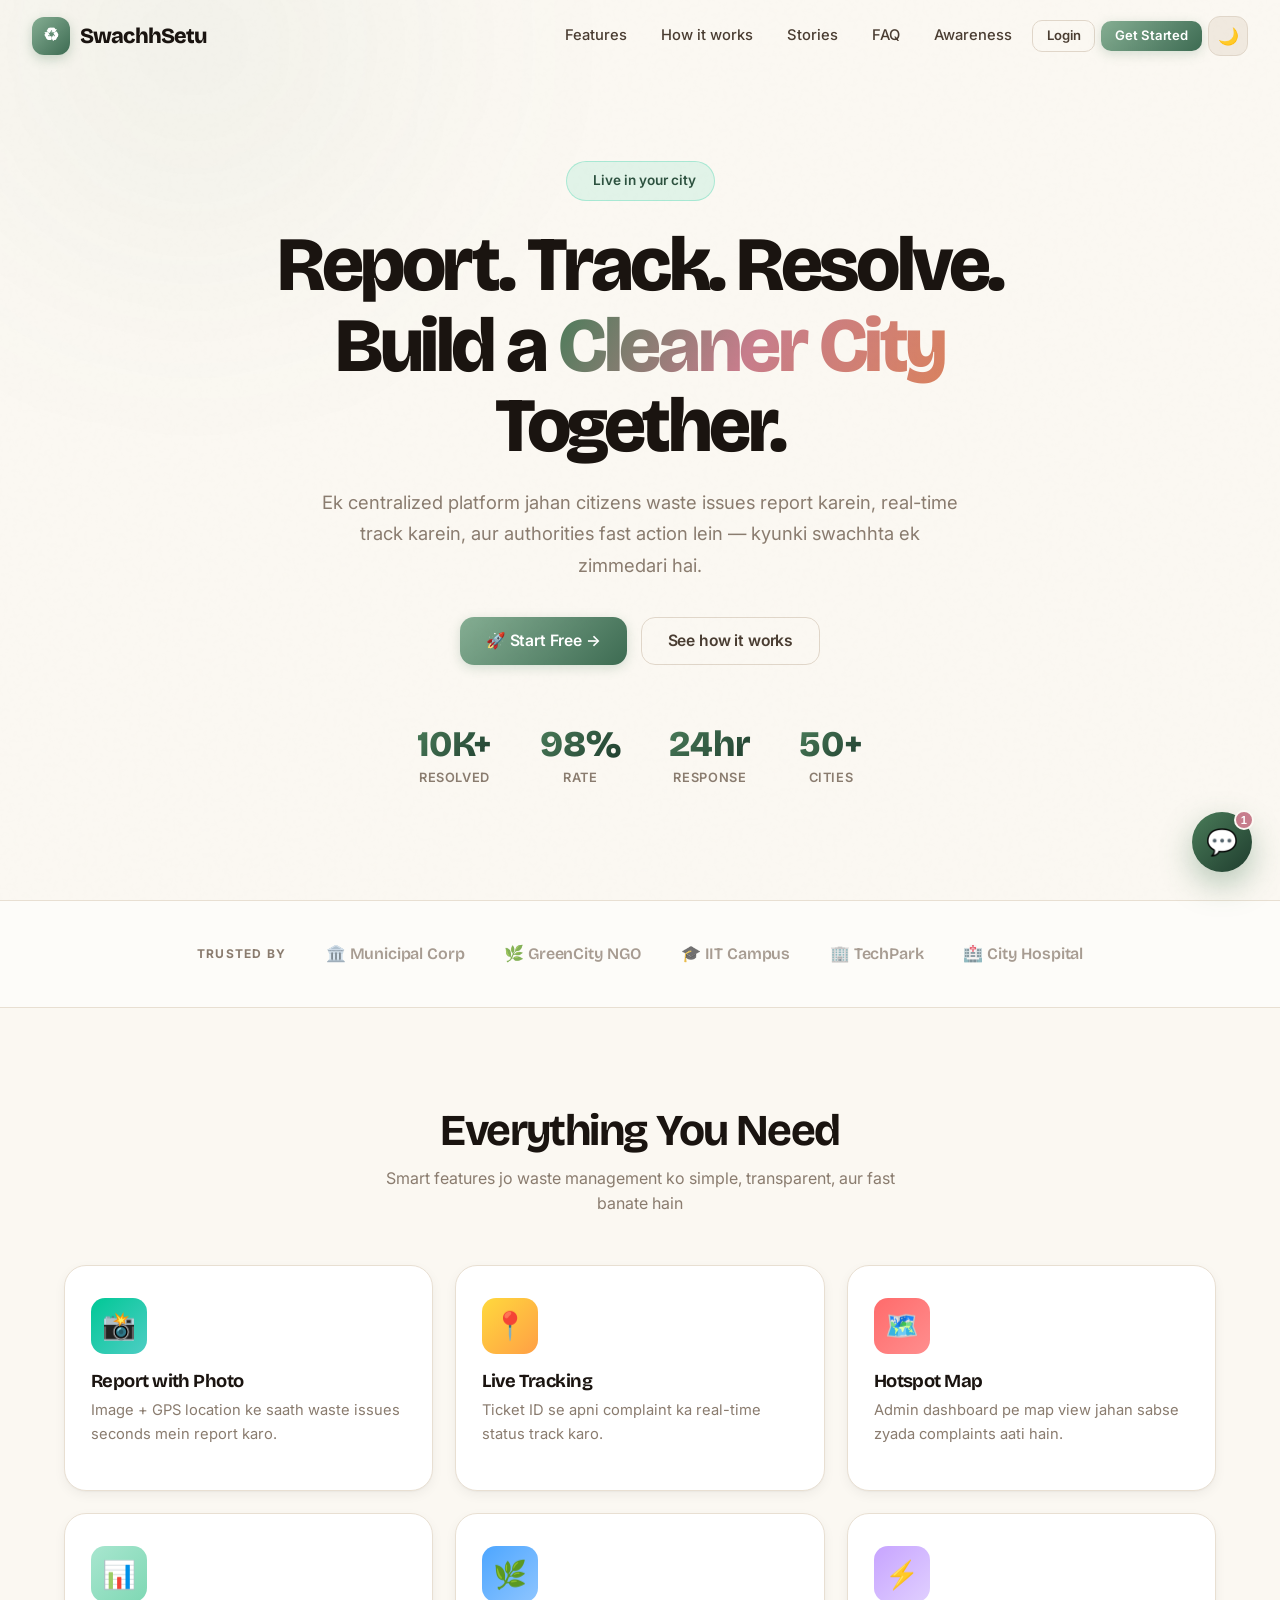
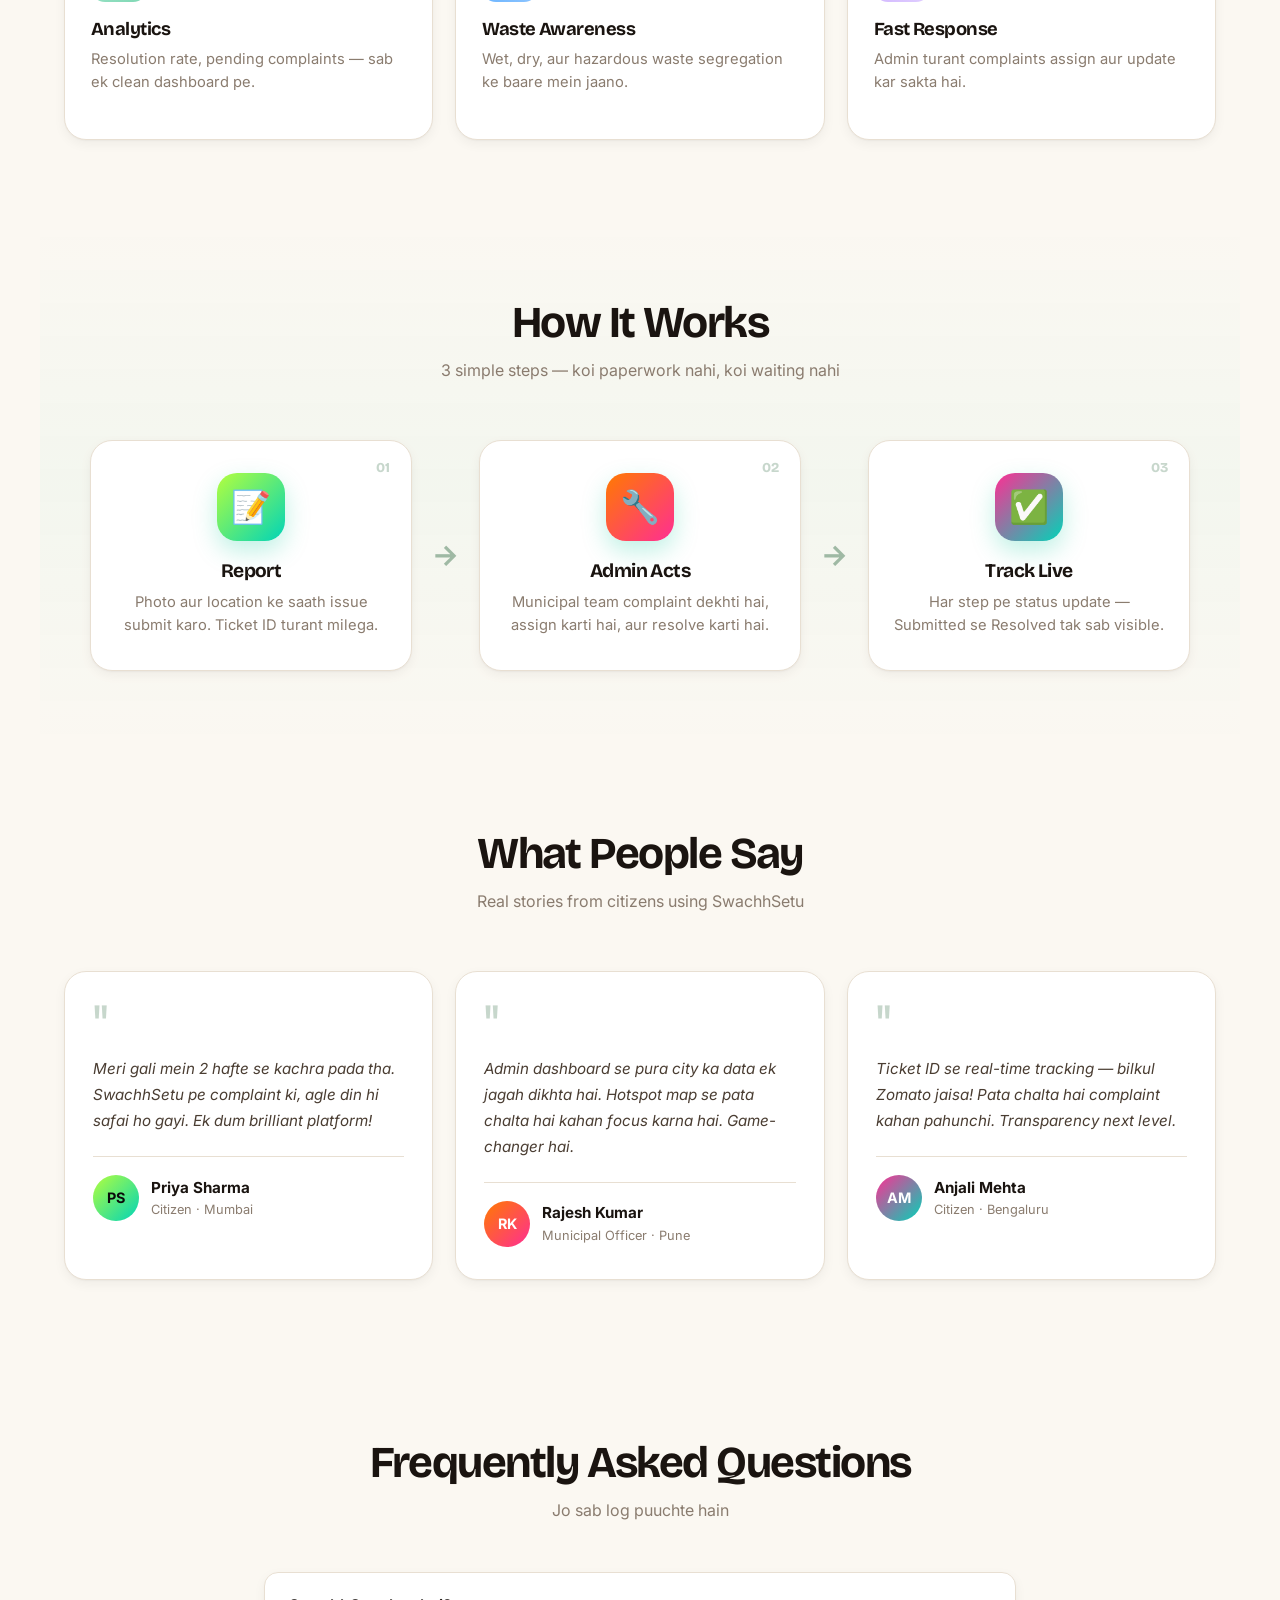
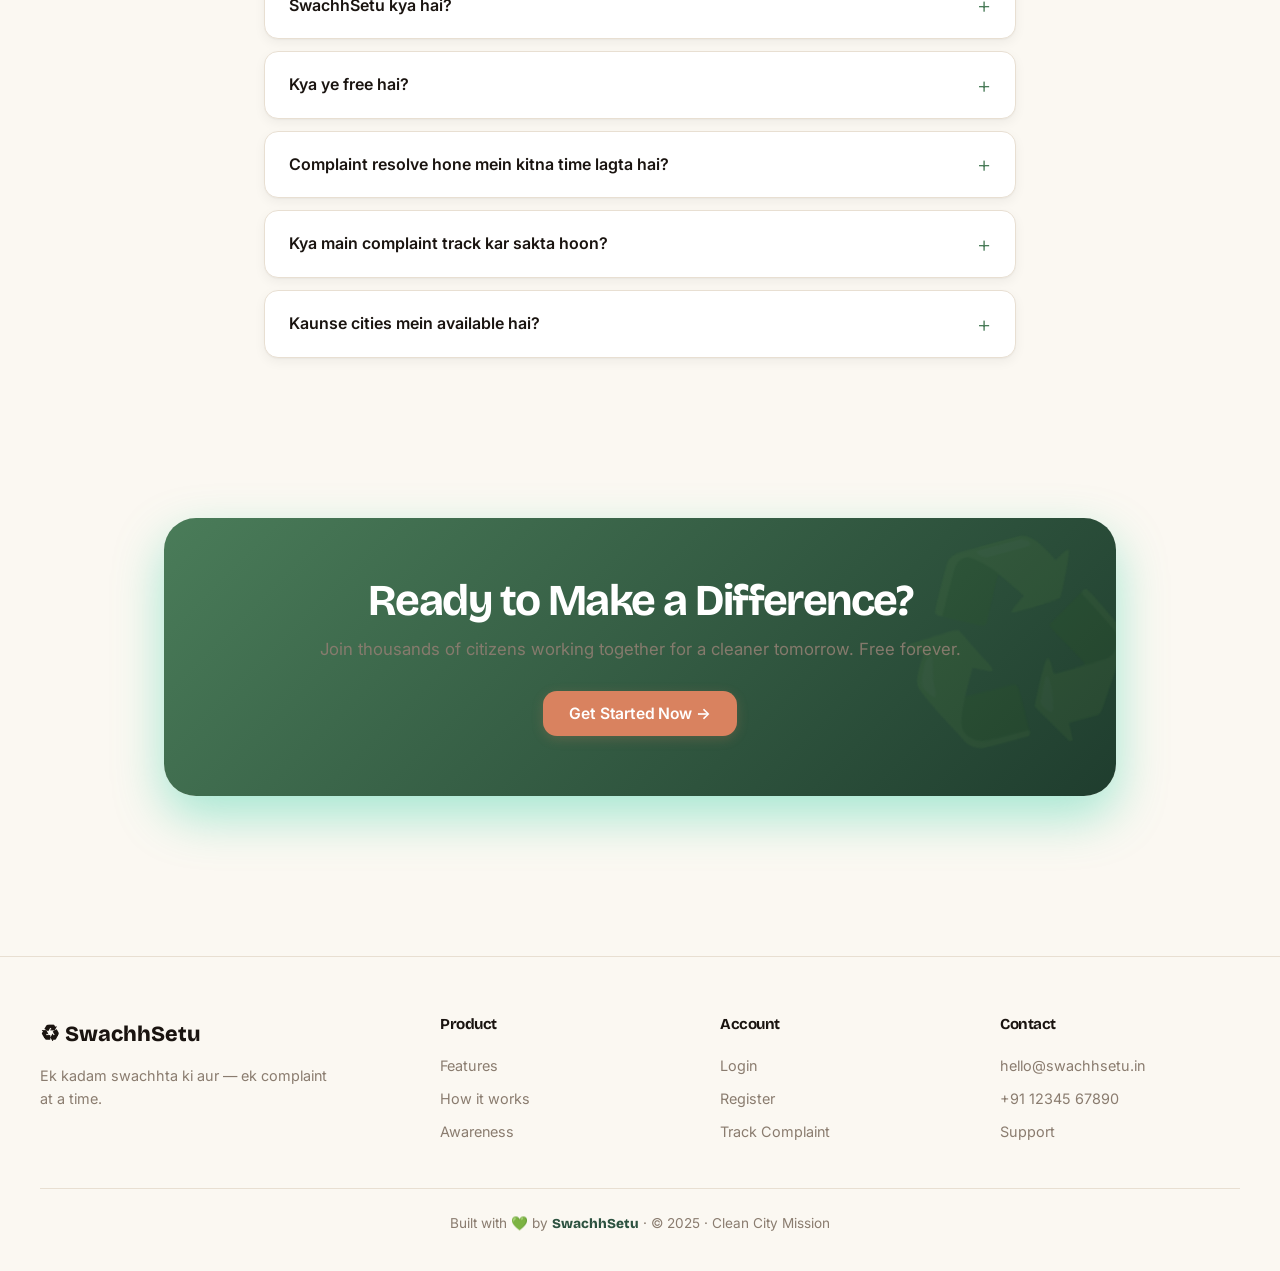
<file: frontend/index.html>
<!DOCTYPE html>
<html lang="en">
<head>
  <meta charset="UTF-8">
  <meta name="viewport" content="width=device-width, initial-scale=1.0">
  <meta name="description" content="SwachhSetu — Report, track, and resolve waste issues in your city. Smart waste management platform.">
  <title>SwachhSetu — Waste Management System</title>

  <link rel="preconnect" href="https://fonts.googleapis.com">
  <link rel="preconnect" href="https://fonts.gstatic.com" crossorigin>
  <link href="https://fonts.googleapis.com/css2?family=Bricolage+Grotesque:opsz,wght@12..96,400;12..96,500;12..96,600;12..96,700;12..96,800&family=Inter:wght@400;500;600;700&family=JetBrains+Mono:wght@500&display=swap" rel="stylesheet">

  <link rel="stylesheet" href="css/style.css">
  <link rel="stylesheet" href="css/components.css">
  <link rel="stylesheet" href="css/pages.css">
</head>
<body>

  <div class="scroll-progress"></div>

  <!-- NAVBAR -->
  <nav class="navbar">
    <a href="/" class="logo">
      <span class="logo-mark">♻</span>
      SwachhSetu
    </a>
    <div class="nav-links">
      <a href="#features">Features</a>
      <a href="#how">How it works</a>
      <a href="#testimonials">Stories</a>
      <a href="#faq">FAQ</a>
      <a href="awareness.html">Awareness</a>
      <a href="login.html" class="btn btn-ghost btn-sm">Login</a>
      <a href="register.html" class="btn btn-primary btn-sm">Get Started</a>
    </div>
  </nav>

  <!-- HERO -->
  <section class="hero">
    <div class="hero-content">
      <div class="hero-tag">
        <span class="pulse-dot"></span>
        Live in your city
      </div>

      <h1>
        Report. Track. Resolve.<br>
        Build a <span class="grad-text">Cleaner City</span> Together.
      </h1>

      <p class="subtitle">
        Ek centralized platform jahan citizens waste issues report karein,
        real-time track karein, aur authorities fast action lein —
        kyunki swachhta ek zimmedari hai.
      </p>

      <div class="hero-buttons">
        <a href="register.html" class="btn btn-primary btn-lg">🚀 Start Free →</a>
        <a href="#how" class="btn btn-ghost btn-lg">See how it works</a>
      </div>

      <div class="hero-stats">
        <div class="hero-stat">
          <div class="num">10K+</div>
          <div class="lbl">Resolved</div>
        </div>
        <div class="hero-stat">
          <div class="num">98%</div>
          <div class="lbl">Rate</div>
        </div>
        <div class="hero-stat">
          <div class="num">24hr</div>
          <div class="lbl">Response</div>
        </div>
        <div class="hero-stat">
          <div class="num">50+</div>
          <div class="lbl">Cities</div>
        </div>
      </div>
    </div>
  </section>

  <!-- TRUST STRIP -->
  <div class="logo-strip">
    <span class="strip-label">Trusted by</span>
    <span class="strip-item">🏛️ Municipal Corp</span>
    <span class="strip-item">🌿 GreenCity NGO</span>
    <span class="strip-item">🎓 IIT Campus</span>
    <span class="strip-item">🏢 TechPark</span>
    <span class="strip-item">🏥 City Hospital</span>
  </div>

  <!-- FEATURES -->
  <section class="features" id="features">
    <h2>Everything You Need</h2>
    <p class="sub">Smart features jo waste management ko simple, transparent, aur fast banate hain</p>

    <div class="feature-grid">
      <div class="feature-card" data-animate>
        <div class="icon">📸</div>
        <h3>Report with Photo</h3>
        <p>Image + GPS location ke saath waste issues seconds mein report karo.</p>
      </div>
      <div class="feature-card" data-animate data-delay="1">
        <div class="icon">📍</div>
        <h3>Live Tracking</h3>
        <p>Ticket ID se apni complaint ka real-time status track karo.</p>
      </div>
      <div class="feature-card" data-animate data-delay="2">
        <div class="icon">🗺️</div>
        <h3>Hotspot Map</h3>
        <p>Admin dashboard pe map view jahan sabse zyada complaints aati hain.</p>
      </div>
      <div class="feature-card" data-animate data-delay="3">
        <div class="icon">📊</div>
        <h3>Analytics</h3>
        <p>Resolution rate, pending complaints — sab ek clean dashboard pe.</p>
      </div>
      <div class="feature-card" data-animate data-delay="4">
        <div class="icon">🌿</div>
        <h3>Waste Awareness</h3>
        <p>Wet, dry, aur hazardous waste segregation ke baare mein jaano.</p>
      </div>
      <div class="feature-card" data-animate data-delay="5">
        <div class="icon">⚡</div>
        <h3>Fast Response</h3>
        <p>Admin turant complaints assign aur update kar sakta hai.</p>
      </div>
    </div>
  </section>

  <!-- HOW IT WORKS -->
  <section class="how-section" id="how">
    <div class="how-content">
      <h2 data-animate>How It Works</h2>
      <p class="sub" data-animate data-delay="1">3 simple steps — koi paperwork nahi, koi waiting nahi</p>

      <div class="how-grid">
        <div class="how-step" data-animate data-delay="1">
          <div class="how-num">01</div>
          <div class="how-icon" style="background: linear-gradient(135deg, #B4FF3D, #00D4B8);">📝</div>
          <h3>Report</h3>
          <p>Photo aur location ke saath issue submit karo. Ticket ID turant milega.</p>
        </div>

        <div class="how-arrow">→</div>

        <div class="how-step" data-animate data-delay="2">
          <div class="how-num">02</div>
          <div class="how-icon" style="background: linear-gradient(135deg, #FF7A00, #FF2E93);">🔧</div>
          <h3>Admin Acts</h3>
          <p>Municipal team complaint dekhti hai, assign karti hai, aur resolve karti hai.</p>
        </div>

        <div class="how-arrow">→</div>

        <div class="how-step" data-animate data-delay="3">
          <div class="how-num">03</div>
          <div class="how-icon" style="background: linear-gradient(135deg, #FF2E93, #00D4B8);">✅</div>
          <h3>Track Live</h3>
          <p>Har step pe status update — Submitted se Resolved tak sab visible.</p>
        </div>
      </div>
    </div>
  </section>

  <!-- TESTIMONIALS -->
  <section class="testimonials-section" id="testimonials">
    <h2 data-animate>What People Say</h2>
    <p class="sub" data-animate data-delay="1">Real stories from citizens using SwachhSetu</p>

    <div class="testimonials-grid">
      <div class="testimonial-card" data-animate data-delay="1">
        <div class="testimonial-quote">"</div>
        <p class="testimonial-text">
          Meri gali mein 2 hafte se kachra pada tha. SwachhSetu pe complaint ki,
          agle din hi safai ho gayi. Ek dum brilliant platform!
        </p>
        <div class="testimonial-author">
          <div class="author-avatar" style="background: linear-gradient(135deg, #B4FF3D, #00D4B8); color: #0A0A0A;">PS</div>
          <div>
            <div class="author-name">Priya Sharma</div>
            <div class="author-role">Citizen · Mumbai</div>
          </div>
        </div>
      </div>

      <div class="testimonial-card" data-animate data-delay="2">
        <div class="testimonial-quote">"</div>
        <p class="testimonial-text">
          Admin dashboard se pura city ka data ek jagah dikhta hai. Hotspot map
          se pata chalta hai kahan focus karna hai. Game-changer hai.
        </p>
        <div class="testimonial-author">
          <div class="author-avatar" style="background: linear-gradient(135deg, #FF7A00, #FF2E93); color: #fff;">RK</div>
          <div>
            <div class="author-name">Rajesh Kumar</div>
            <div class="author-role">Municipal Officer · Pune</div>
          </div>
        </div>
      </div>

      <div class="testimonial-card" data-animate data-delay="3">
        <div class="testimonial-quote">"</div>
        <p class="testimonial-text">
          Ticket ID se real-time tracking — bilkul Zomato jaisa! Pata chalta
          hai complaint kahan pahunchi. Transparency next level.
        </p>
        <div class="testimonial-author">
          <div class="author-avatar" style="background: linear-gradient(135deg, #FF2E93, #00D4B8); color: #fff;">AM</div>
          <div>
            <div class="author-name">Anjali Mehta</div>
            <div class="author-role">Citizen · Bengaluru</div>
          </div>
        </div>
      </div>
    </div>
  </section>

  <!-- FAQ -->
  <section class="faq-section" id="faq">
    <h2 data-animate>Frequently Asked Questions</h2>
    <p class="sub" data-animate data-delay="1">Jo sab log puuchte hain</p>

    <div class="faq-list">
      <details class="faq-item" data-animate>
        <summary>
          <span>SwachhSetu kya hai?</span>
          <span class="faq-icon">+</span>
        </summary>
        <div class="faq-answer">
          SwachhSetu ek smart waste management platform hai jahan citizens
          waste-related issues report kar sakte hain, real-time track kar sakte hain,
          aur municipal authorities fast action le sakti hain.
        </div>
      </details>

      <details class="faq-item" data-animate data-delay="1">
        <summary>
          <span>Kya ye free hai?</span>
          <span class="faq-icon">+</span>
        </summary>
        <div class="faq-answer">
          Haan! Citizens ke liye ye 100% free hai. Registration karo, complaint
          report karo, aur status track karo — koi hidden charges nahi.
        </div>
      </details>

      <details class="faq-item" data-animate data-delay="2">
        <summary>
          <span>Complaint resolve hone mein kitna time lagta hai?</span>
          <span class="faq-icon">+</span>
        </summary>
        <div class="faq-answer">
          Average response time 24 hours hai. Urgent cases (jaise overflowing bins
          near schools/hospitals) ko priority di jaati hai.
        </div>
      </details>

      <details class="faq-item" data-animate data-delay="3">
        <summary>
          <span>Kya main complaint track kar sakta hoon?</span>
          <span class="faq-icon">+</span>
        </summary>
        <div class="faq-answer">
          Bilkul! Har complaint submit karne pe ek unique Ticket ID milta hai.
          Track page pe daalo aur real-time status dekho — Submitted, In Progress,
          Resolved — sab visible.
        </div>
      </details>

      <details class="faq-item" data-animate data-delay="4">
        <summary>
          <span>Kaunse cities mein available hai?</span>
          <span class="faq-icon">+</span>
        </summary>
        <div class="faq-answer">
          Filhaal 50+ cities mein active hai. Naye cities mein expand kar rahe hain —
          apna city recommend karo contact page se.
        </div>
      </details>
    </div>
  </section>

  <!-- CTA -->
  <section class="cta-section">
    <div class="cta-box" data-animate>
      <h2>Ready to Make a Difference?</h2>
      <p>Join thousands of citizens working together for a cleaner tomorrow. Free forever.</p>
      <a href="register.html" class="btn btn-accent btn-lg">Get Started Now →</a>
    </div>
  </section>

  <!-- FOOTER -->
  <footer class="footer footer-extended">
    <div class="footer-grid">
      <div class="footer-brand">
        <div class="footer-logo">♻ SwachhSetu</div>
        <p>Ek kadam swachhta ki aur — ek complaint at a time.</p>
      </div>
      <div class="footer-col">
        <h4>Product</h4>
        <a href="#features">Features</a>
        <a href="#how">How it works</a>
        <a href="awareness.html">Awareness</a>
      </div>
      <div class="footer-col">
        <h4>Account</h4>
        <a href="login.html">Login</a>
        <a href="register.html">Register</a>
        <a href="track.html">Track Complaint</a>
      </div>
      <div class="footer-col">
        <h4>Contact</h4>
        <a href="mailto:hello@swachhsetu.in">hello@swachhsetu.in</a>
        <a href="tel:+911234567890">+91 12345 67890</a>
        <a href="#">Support</a>
      </div>
    </div>
    <div class="footer-bottom">
      <p>Built with 💚 by <strong>SwachhSetu</strong> · © 2025 · Clean City Mission</p>
    </div>
  </footer>

  <script src="js/api.js"></script>
  <script src="js/ui.js"></script>
  <script src="js/main.js"></script>
<script src="js/chatbot.js"></script>
</body>
</html>
</file>
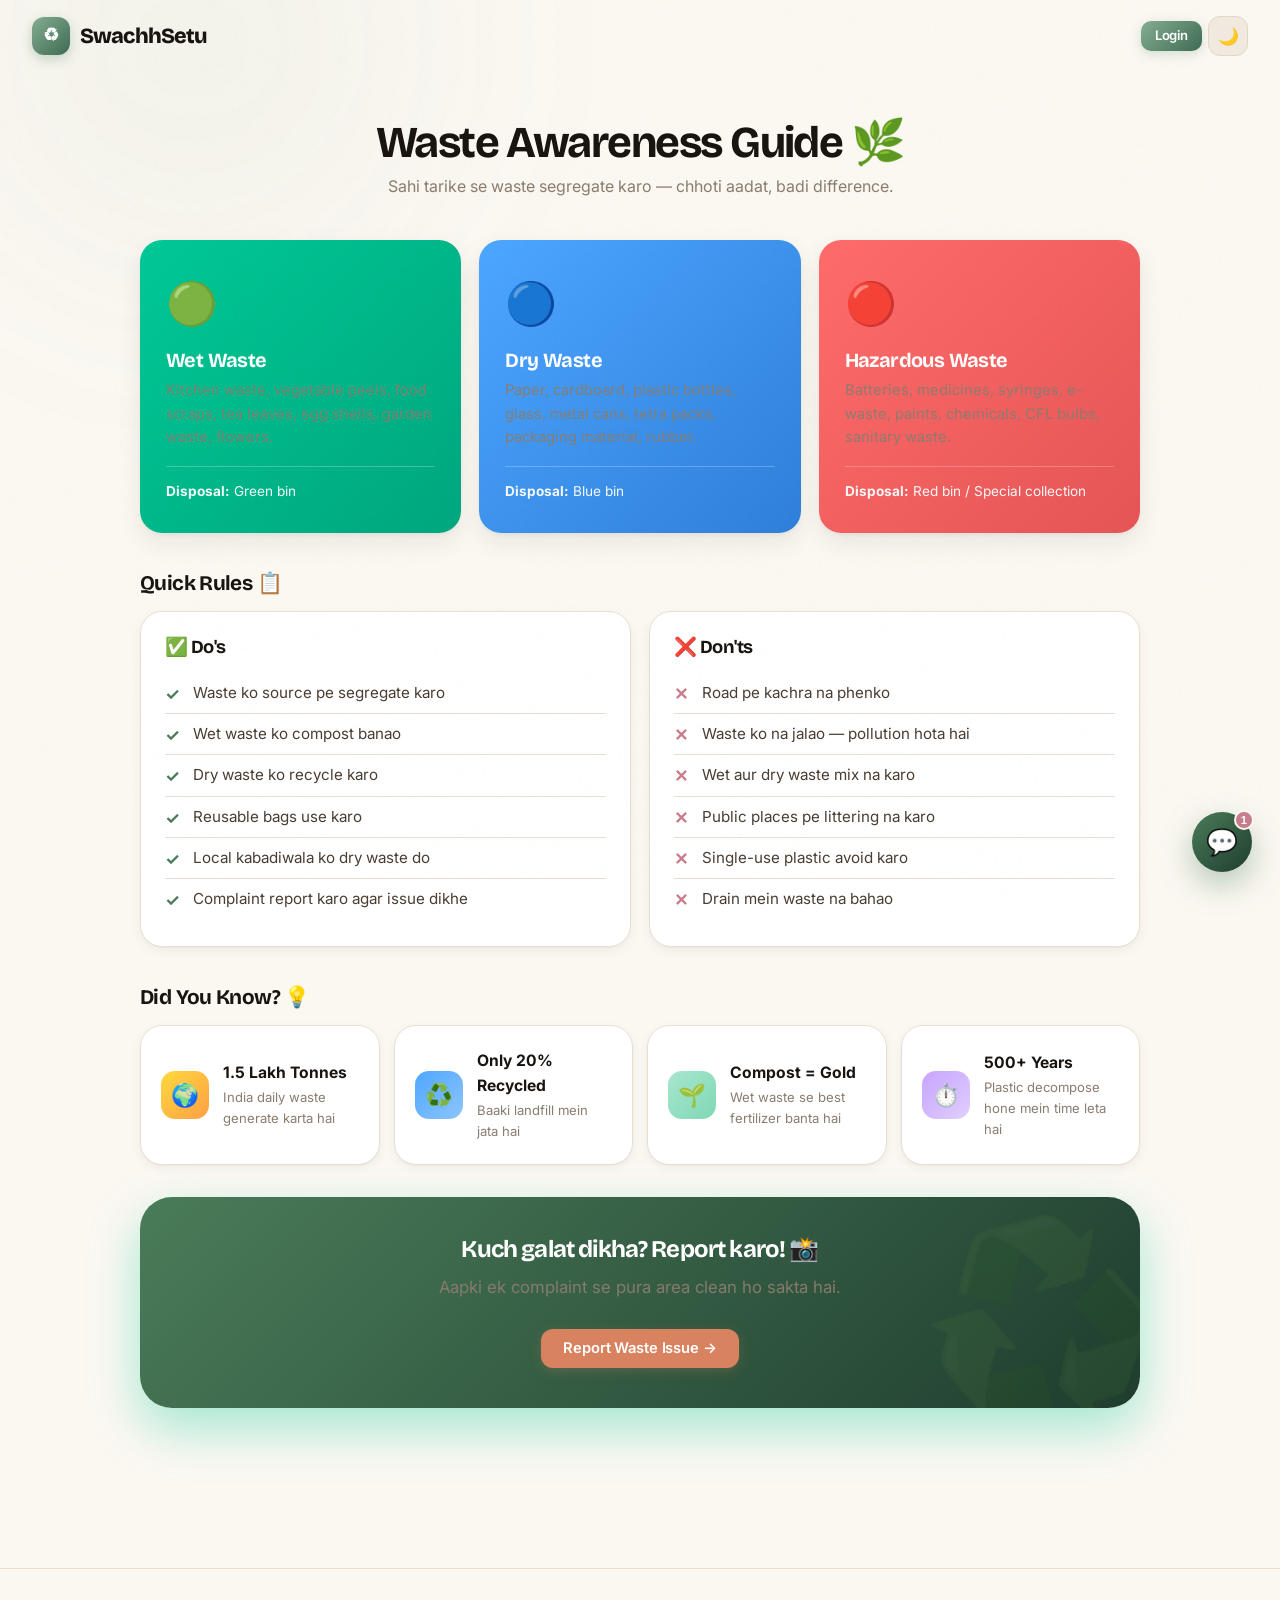
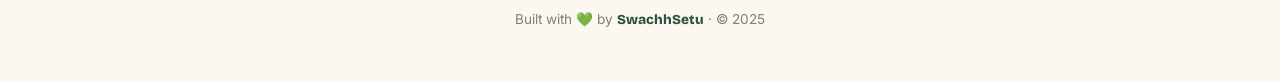
<file: frontend/awareness.html>
<!DOCTYPE html>
<html lang="en">
<head>
  <meta charset="UTF-8">
  <meta name="viewport" content="width=device-width, initial-scale=1.0">
  <title>Waste Awareness — SwachhSetu</title>
  <link rel="preconnect" href="https://fonts.googleapis.com">
  <link rel="preconnect" href="https://fonts.gstatic.com" crossorigin>
  <link href="https://fonts.googleapis.com/css2?family=Bricolage+Grotesque:opsz,wght@12..96,400;12..96,500;12..96,600;12..96,700;12..96,800&family=Inter:wght@400;500;600;700&family=JetBrains+Mono:wght@500&display=swap" rel="stylesheet">
  <link rel="stylesheet" href="css/style.css">
  <link rel="stylesheet" href="css/components.css">
  <link rel="stylesheet" href="css/pages.css">
</head>
<body>

  <nav class="navbar">
    <a href="/" class="logo"><span class="logo-mark">♻</span> SwachhSetu</a>
    <div class="nav-links">
      <a href="dashboard.html" id="dashLink">Dashboard</a>
      <button class="btn btn-ghost btn-sm" onclick="logout()" id="logoutBtn" style="display:none">Logout</button>
      <a href="login.html" class="btn btn-primary btn-sm" id="loginBtn">Login</a>
    </div>
  </nav>

  <div class="page-wrap">
    <div class="awareness-wrap">

      <div class="awareness-header">
        <h2>Waste Awareness Guide 🌿</h2>
        <p>Sahi tarike se waste segregate karo — chhoti aadat, badi difference.</p>
      </div>

      <div class="awareness-grid">
        <div class="aw-card wet" data-animate>
          <div class="aw-icon">🟢</div>
          <h3>Wet Waste</h3>
          <p>Kitchen waste, vegetable peels, food scraps, tea leaves, egg shells, garden waste, flowers.</p>
          <div style="margin-top:16px;padding-top:14px;border-top:1px solid rgba(255,255,255,0.25);font-size:0.85rem;opacity:0.95">
            <strong>Disposal:</strong> Green bin
          </div>
        </div>

        <div class="aw-card dry" data-animate data-delay="1">
          <div class="aw-icon">🔵</div>
          <h3>Dry Waste</h3>
          <p>Paper, cardboard, plastic bottles, glass, metal cans, tetra packs, packaging material, rubber.</p>
          <div style="margin-top:16px;padding-top:14px;border-top:1px solid rgba(255,255,255,0.25);font-size:0.85rem;opacity:0.95">
            <strong>Disposal:</strong> Blue bin
          </div>
        </div>

        <div class="aw-card hazardous" data-animate data-delay="2">
          <div class="aw-icon">🔴</div>
          <h3>Hazardous Waste</h3>
          <p>Batteries, medicines, syringes, e-waste, paints, chemicals, CFL bulbs, sanitary waste.</p>
          <div style="margin-top:16px;padding-top:14px;border-top:1px solid rgba(255,255,255,0.25);font-size:0.85rem;opacity:0.95">
            <strong>Disposal:</strong> Red bin / Special collection
          </div>
        </div>
      </div>

      <div class="section-head">
        <h3>Quick Rules 📋</h3>
      </div>

      <div class="dos-donts">
        <div class="dd-card dos" data-animate>
          <h3>✅ Do's</h3>
          <ul>
            <li>Waste ko source pe segregate karo</li>
            <li>Wet waste ko compost banao</li>
            <li>Dry waste ko recycle karo</li>
            <li>Reusable bags use karo</li>
            <li>Local kabadiwala ko dry waste do</li>
            <li>Complaint report karo agar issue dikhe</li>
          </ul>
        </div>

        <div class="dd-card donts" data-animate data-delay="1">
          <h3>❌ Don'ts</h3>
          <ul>
            <li>Road pe kachra na phenko</li>
            <li>Waste ko na jalao — pollution hota hai</li>
            <li>Wet aur dry waste mix na karo</li>
            <li>Public places pe littering na karo</li>
            <li>Single-use plastic avoid karo</li>
            <li>Drain mein waste na bahao</li>
          </ul>
        </div>
      </div>

      <div class="section-head">
        <h3>Did You Know? 💡</h3>
      </div>

      <div class="quick-actions" style="margin-bottom:32px">
        <div class="qa-card" style="cursor:default" data-animate>
          <div class="qa-icon">🌍</div>
          <div>
            <div class="qa-title">1.5 Lakh Tonnes</div>
            <div class="qa-desc">India daily waste generate karta hai</div>
          </div>
        </div>
        <div class="qa-card" style="cursor:default" data-animate data-delay="1">
          <div class="qa-icon">♻️</div>
          <div>
            <div class="qa-title">Only 20% Recycled</div>
            <div class="qa-desc">Baaki landfill mein jata hai</div>
          </div>
        </div>
        <div class="qa-card" style="cursor:default" data-animate data-delay="2">
          <div class="qa-icon">🌱</div>
          <div>
            <div class="qa-title">Compost = Gold</div>
            <div class="qa-desc">Wet waste se best fertilizer banta hai</div>
          </div>
        </div>
        <div class="qa-card" style="cursor:default" data-animate data-delay="3">
          <div class="qa-icon">⏱️</div>
          <div>
            <div class="qa-title">500+ Years</div>
            <div class="qa-desc">Plastic decompose hone mein time leta hai</div>
          </div>
        </div>
      </div>

      <div class="cta-box" style="padding:40px 30px" data-animate>
        <h2 style="font-size:1.5rem">Kuch galat dikha? Report karo! 📸</h2>
        <p>Aapki ek complaint se pura area clean ho sakta hai.</p>
        <a href="report.html" class="btn btn-accent">Report Waste Issue →</a>
      </div>

    </div>
  </div>

  <footer class="footer">
    <p>Built with 💚 by <strong>SwachhSetu</strong> · © 2025</p>
  </footer>

  <div id="toasts"></div>
  <script src="js/api.js"></script>
  <script src="js/ui.js"></script>
  <script src="js/main.js"></script>
<script src="js/chatbot.js"></script>
  <script>
    document.addEventListener("DOMContentLoaded", () => {
      if (isLoggedIn()) {
        document.getElementById("loginBtn").style.display = "none";
        document.getElementById("logoutBtn").style.display = "inline-flex";
        const role = localStorage.getItem("role");
        document.getElementById("dashLink").href = role === "admin" ? "admin.html" : "dashboard.html";
      } else {
        document.getElementById("dashLink").style.display = "none";
      }
    });
  </script>
</body>
</html>
</file>
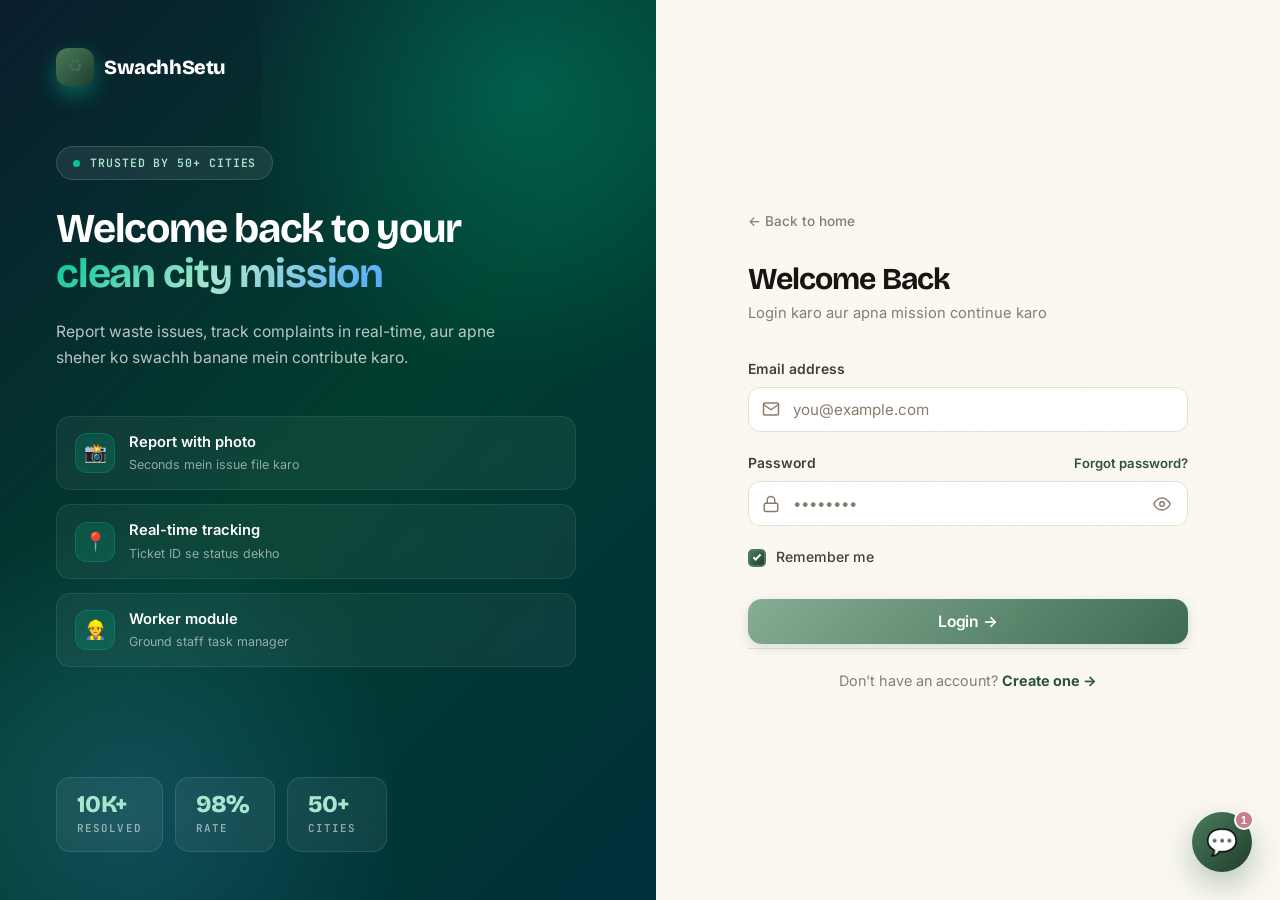
<file: frontend/login.html>
<!DOCTYPE html>
<html lang="en">
<head>
  <meta charset="UTF-8">
  <meta name="viewport" content="width=device-width, initial-scale=1.0">
  <title>Login — SwachhSetu</title>
  <link rel="preconnect" href="https://fonts.googleapis.com">
  <link rel="preconnect" href="https://fonts.gstatic.com" crossorigin>
  <link href="https://fonts.googleapis.com/css2?family=Bricolage+Grotesque:opsz,wght@12..96,400;12..96,500;12..96,600;12..96,700;12..96,800&family=Inter:wght@400;500;600;700&family=JetBrains+Mono:wght@500&display=swap" rel="stylesheet">
  <link rel="stylesheet" href="css/style.css">
  <link rel="stylesheet" href="css/components.css">
  <link rel="stylesheet" href="css/pages.css">
</head>
<body class="auth-page">

  <div class="auth-split">

    <div class="auth-visual">
      <div class="auth-visual-top">
        <a href="/" class="auth-brand">
          <span class="brand-mark">♻</span>
          <span class="brand-name">SwachhSetu</span>
        </a>

        <div class="auth-visual-content">
          <div class="auth-eyebrow">
            <span class="pulse-dot"></span>
            Trusted by 50+ cities
          </div>

          <h1>
            Welcome back to your<br>
            <span class="grad-text">clean city mission</span>
          </h1>

          <p class="auth-visual-lead">
            Report waste issues, track complaints in real-time, aur
            apne sheher ko swachh banane mein contribute karo.
          </p>

          <div class="auth-features">
            <div class="auth-feature-item">
              <div class="auth-feature-icon">📸</div>
              <div>
                <div class="auth-feature-title">Report with photo</div>
                <div class="auth-feature-desc">Seconds mein issue file karo</div>
              </div>
            </div>
            <div class="auth-feature-item">
              <div class="auth-feature-icon">📍</div>
              <div>
                <div class="auth-feature-title">Real-time tracking</div>
                <div class="auth-feature-desc">Ticket ID se status dekho</div>
              </div>
            </div>
            <div class="auth-feature-item">
              <div class="auth-feature-icon">👷</div>
              <div>
                <div class="auth-feature-title">Worker module</div>
                <div class="auth-feature-desc">Ground staff task manager</div>
              </div>
            </div>
          </div>
        </div>
      </div>

      <div class="auth-visual-bottom">
        <div class="auth-stat">
          <div class="num">10K+</div>
          <div class="lbl">Resolved</div>
        </div>
        <div class="auth-stat">
          <div class="num">98%</div>
          <div class="lbl">Rate</div>
        </div>
        <div class="auth-stat">
          <div class="num">50+</div>
          <div class="lbl">Cities</div>
        </div>
      </div>
    </div>

    <div class="auth-form-side">

      <div class="auth-card-clean">

        <a href="/" class="auth-back">← Back to home</a>

        <div class="auth-form-header">
          <h2>Welcome Back</h2>
          <p>Login karo aur apna mission continue karo</p>
        </div>

        <form id="loginForm" autocomplete="on">

          <div class="form-group">
            <label for="email">Email address</label>
            <div class="input-with-icon">
              <span class="input-icon">
                <svg width="18" height="18" viewBox="0 0 24 24" fill="none" stroke="currentColor" stroke-width="2" stroke-linecap="round" stroke-linejoin="round">
                  <path d="M4 4h16c1.1 0 2 .9 2 2v12c0 1.1-.9 2-2 2H4c-1.1 0-2-.9-2-2V6c0-1.1.9-2 2-2z"/>
                  <polyline points="22,6 12,13 2,6"/>
                </svg>
              </span>
              <input type="email" id="email" name="email" class="input input-icon-pad" placeholder="you@example.com" autocomplete="email" required>
            </div>
          </div>

          <div class="form-group">
            <div class="label-row">
              <label for="password">Password</label>
              <a href="#" class="forgot-link" onclick="event.preventDefault(); toast('Password reset coming soon!', 'info');">Forgot password?</a>
            </div>
            <div class="input-with-icon">
              <span class="input-icon">
                <svg width="18" height="18" viewBox="0 0 24 24" fill="none" stroke="currentColor" stroke-width="2" stroke-linecap="round" stroke-linejoin="round">
                  <rect x="3" y="11" width="18" height="11" rx="2" ry="2"/>
                  <path d="M7 11V7a5 5 0 0 1 10 0v4"/>
                </svg>
              </span>
              <input type="password" id="password" name="password" class="input input-icon-pad input-icon-pad-right" placeholder="••••••••" autocomplete="current-password" minlength="6" required>
              <button type="button" class="input-icon-right" onclick="togglePassword()" aria-label="Toggle password">
                <svg id="eyeIcon" width="18" height="18" viewBox="0 0 24 24" fill="none" stroke="currentColor" stroke-width="2" stroke-linecap="round" stroke-linejoin="round">
                  <path d="M1 12s4-8 11-8 11 8 11 8-4 8-11 8-11-8-11-8z"/>
                  <circle cx="12" cy="12" r="3"/>
                </svg>
              </button>
            </div>
          </div>

          <div class="form-row-between">
            <label class="checkbox-label">
              <input type="checkbox" id="rememberMe" checked>
              <span class="checkbox-custom"></span>
              <span>Remember me</span>
            </label>
          </div>

          <button type="submit" class="btn btn-primary btn-block btn-lg" id="loginBtn" style="margin-top:8px">
            Login →
          </button>

        </form>

        <div class="auth-footer">
          Don't have an account?
          <a href="register.html">Create one →</a>
        </div>

      </div>

    </div>

  </div>

  <div id="toasts"></div>
  <script src="js/api.js"></script>
  <script src="js/ui.js"></script>
  <script src="js/main.js"></script>
<script src="js/chatbot.js"></script>
  <script>
    if (isLoggedIn()) {
      const role = localStorage.getItem("role");
      const redirect = { admin: "/admin.html", worker: "/worker.html", citizen: "/dashboard.html" };
      window.location.href = redirect[role] || "/dashboard.html";
    }

    function togglePassword() {
      const input = document.getElementById("password");
      const icon = document.getElementById("eyeIcon");
      if (input.type === "password") {
        input.type = "text";
        icon.innerHTML = `<path d="M17.94 17.94A10.07 10.07 0 0 1 12 20c-7 0-11-8-11-8a18.45 18.45 0 0 1 5.06-5.94M9.9 4.24A9.12 9.12 0 0 1 12 4c7 0 11 8 11 8a18.5 18.5 0 0 1-2.16 3.19m-6.72-1.07a3 3 0 1 1-4.24-4.24"/><line x1="1" y1="1" x2="23" y2="23"/>`;
      } else {
        input.type = "password";
        icon.innerHTML = `<path d="M1 12s4-8 11-8 11 8 11 8-4 8-11 8-11-8-11-8z"/><circle cx="12" cy="12" r="3"/>`;
      }
    }

    const loginForm = document.getElementById("loginForm");
    const loginBtn = document.getElementById("loginBtn");

    loginForm.addEventListener("submit", async (e) => {
      e.preventDefault();
      const data = formToObject(loginForm);
      if (!data.email || !data.password) {
        toast("Please fill all fields", "warn");
        return;
      }
      const restore = buttonLoading(loginBtn, "Logging in...");
      try {
        const res = await api("/auth/login", "POST", data);
        saveAuth({ token: res.token, role: res.role, name: res.name });
        if (res.zone) localStorage.setItem("zone", res.zone);

        toast(`Welcome back, ${res.name}!`, "success", 1200);

        const redirect = {
          admin: "/admin.html",
          worker: "/worker.html",
          citizen: "/dashboard.html",
        };

        setTimeout(() => {
          window.location.href = redirect[res.role] || "/dashboard.html";
        }, 700);
      } catch (err) {
        restore();
        toast(err.message || "Login failed", "error");
      }
    });
  </script>
</body>
</html>
</file>
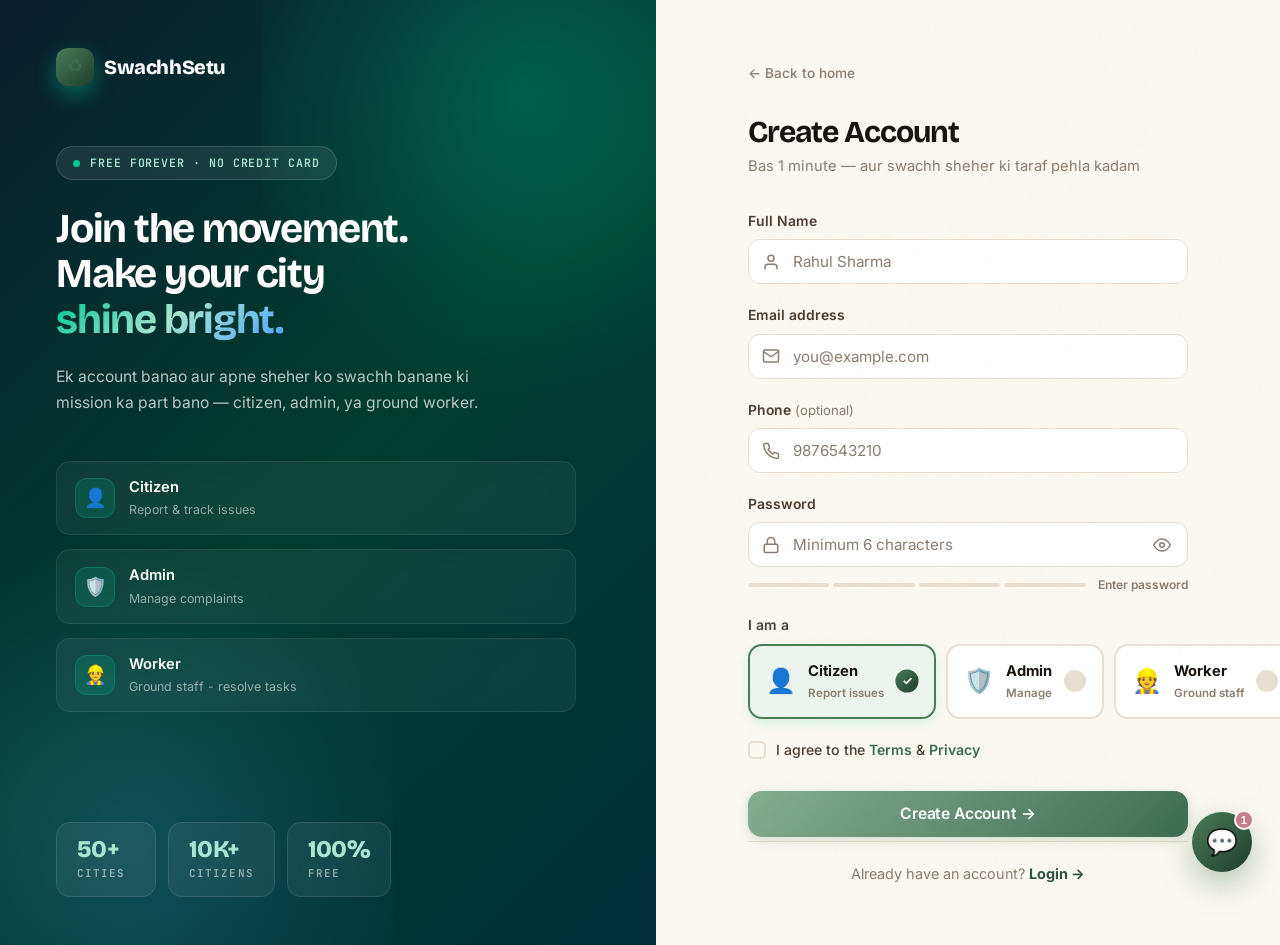
<file: frontend/register.html>
<!DOCTYPE html>
<html lang="en">
<head>
  <meta charset="UTF-8">
  <meta name="viewport" content="width=device-width, initial-scale=1.0">
  <title>Register — SwachhSetu</title>
  <link rel="preconnect" href="https://fonts.googleapis.com">
  <link rel="preconnect" href="https://fonts.gstatic.com" crossorigin>
  <link href="https://fonts.googleapis.com/css2?family=Bricolage+Grotesque:opsz,wght@12..96,400;12..96,500;12..96,600;12..96,700;12..96,800&family=Inter:wght@400;500;600;700&family=JetBrains+Mono:wght@500&display=swap" rel="stylesheet">
  <link rel="stylesheet" href="css/style.css">
  <link rel="stylesheet" href="css/components.css">
  <link rel="stylesheet" href="css/pages.css">
</head>
<body class="auth-page">

  <div class="auth-split">

    <div class="auth-visual">
      <div class="auth-visual-top">
        <a href="/" class="auth-brand">
          <span class="brand-mark">♻</span>
          <span class="brand-name">SwachhSetu</span>
        </a>

        <div class="auth-visual-content">
          <div class="auth-eyebrow">
            <span class="pulse-dot"></span>
            Free forever · No credit card
          </div>

          <h1>
            Join the movement.<br>
            Make your city<br>
            <span class="grad-text">shine bright.</span>
          </h1>

          <p class="auth-visual-lead">
            Ek account banao aur apne sheher ko swachh banane ki
            mission ka part bano — citizen, admin, ya ground worker.
          </p>

          <div class="auth-features">
            <div class="auth-feature-item">
              <div class="auth-feature-icon">👤</div>
              <div>
                <div class="auth-feature-title">Citizen</div>
                <div class="auth-feature-desc">Report & track issues</div>
              </div>
            </div>
            <div class="auth-feature-item">
              <div class="auth-feature-icon">🛡️</div>
              <div>
                <div class="auth-feature-title">Admin</div>
                <div class="auth-feature-desc">Manage complaints</div>
              </div>
            </div>
            <div class="auth-feature-item">
              <div class="auth-feature-icon">👷</div>
              <div>
                <div class="auth-feature-title">Worker</div>
                <div class="auth-feature-desc">Ground staff - resolve tasks</div>
              </div>
            </div>
          </div>
        </div>
      </div>

      <div class="auth-visual-bottom">
        <div class="auth-stat">
          <div class="num">50+</div>
          <div class="lbl">Cities</div>
        </div>
        <div class="auth-stat">
          <div class="num">10K+</div>
          <div class="lbl">Citizens</div>
        </div>
        <div class="auth-stat">
          <div class="num">100%</div>
          <div class="lbl">Free</div>
        </div>
      </div>
    </div>

    <div class="auth-form-side">

      <div class="auth-card-clean">

        <a href="/" class="auth-back">← Back to home</a>

        <div class="auth-form-header">
          <h2>Create Account</h2>
          <p>Bas 1 minute — aur swachh sheher ki taraf pehla kadam</p>
        </div>

        <form id="registerForm" autocomplete="on">

          <div class="form-group">
            <label for="name">Full Name</label>
            <div class="input-with-icon">
              <span class="input-icon">
                <svg width="18" height="18" viewBox="0 0 24 24" fill="none" stroke="currentColor" stroke-width="2" stroke-linecap="round" stroke-linejoin="round">
                  <path d="M20 21v-2a4 4 0 0 0-4-4H8a4 4 0 0 0-4 4v2"/>
                  <circle cx="12" cy="7" r="4"/>
                </svg>
              </span>
              <input type="text" id="name" name="name" class="input input-icon-pad" placeholder="Rahul Sharma" autocomplete="name" minlength="2" required>
            </div>
          </div>

          <div class="form-group">
            <label for="email">Email address</label>
            <div class="input-with-icon">
              <span class="input-icon">
                <svg width="18" height="18" viewBox="0 0 24 24" fill="none" stroke="currentColor" stroke-width="2" stroke-linecap="round" stroke-linejoin="round">
                  <path d="M4 4h16c1.1 0 2 .9 2 2v12c0 1.1-.9 2-2 2H4c-1.1 0-2-.9-2-2V6c0-1.1.9-2 2-2z"/>
                  <polyline points="22,6 12,13 2,6"/>
                </svg>
              </span>
              <input type="email" id="email" name="email" class="input input-icon-pad" placeholder="you@example.com" autocomplete="email" required>
            </div>
          </div>

          <div class="form-group">
            <label for="phone">Phone <span class="text-muted" style="font-weight:400;font-size:0.82rem">(optional)</span></label>
            <div class="input-with-icon">
              <span class="input-icon">
                <svg width="18" height="18" viewBox="0 0 24 24" fill="none" stroke="currentColor" stroke-width="2" stroke-linecap="round" stroke-linejoin="round">
                  <path d="M22 16.92v3a2 2 0 0 1-2.18 2 19.79 19.79 0 0 1-8.63-3.07 19.5 19.5 0 0 1-6-6 19.79 19.79 0 0 1-3.07-8.67A2 2 0 0 1 4.11 2h3a2 2 0 0 1 2 1.72 12.84 12.84 0 0 0 .7 2.81 2 2 0 0 1-.45 2.11L8.09 9.91a16 16 0 0 0 6 6l1.27-1.27a2 2 0 0 1 2.11-.45 12.84 12.84 0 0 0 2.81.7A2 2 0 0 1 22 16.92z"/>
                </svg>
              </span>
              <input type="tel" id="phone" name="phone" class="input input-icon-pad" placeholder="9876543210" autocomplete="tel" pattern="[0-9]{10}" maxlength="10">
            </div>
          </div>

          <div class="form-group">
            <label for="password">Password</label>
            <div class="input-with-icon">
              <span class="input-icon">
                <svg width="18" height="18" viewBox="0 0 24 24" fill="none" stroke="currentColor" stroke-width="2" stroke-linecap="round" stroke-linejoin="round">
                  <rect x="3" y="11" width="18" height="11" rx="2" ry="2"/>
                  <path d="M7 11V7a5 5 0 0 1 10 0v4"/>
                </svg>
              </span>
              <input type="password" id="password" name="password" class="input input-icon-pad input-icon-pad-right" placeholder="Minimum 6 characters" autocomplete="new-password" minlength="6" required>
              <button type="button" class="input-icon-right" onclick="togglePassword()" aria-label="Toggle password">
                <svg id="eyeIcon" width="18" height="18" viewBox="0 0 24 24" fill="none" stroke="currentColor" stroke-width="2" stroke-linecap="round" stroke-linejoin="round">
                  <path d="M1 12s4-8 11-8 11 8 11 8-4 8-11 8-11-8-11-8z"/>
                  <circle cx="12" cy="12" r="3"/>
                </svg>
              </button>
            </div>

            <div class="password-strength" id="passwordStrength">
              <div class="strength-bars">
                <div class="strength-bar" data-level="1"></div>
                <div class="strength-bar" data-level="2"></div>
                <div class="strength-bar" data-level="3"></div>
                <div class="strength-bar" data-level="4"></div>
              </div>
              <span class="strength-label" id="strengthLabel">Enter password</span>
            </div>
          </div>

          <div class="form-group">
            <label>I am a</label>
            <div class="role-selector" id="roleSelector" style="grid-template-columns: 1fr 1fr 1fr">
              <label class="role-option">
                <input type="radio" name="role" value="citizen" checked>
                <div class="role-card">
                  <div class="role-icon">👤</div>
                  <div class="role-info">
                    <div class="role-title">Citizen</div>
                    <div class="role-desc">Report issues</div>
                  </div>
                  <div class="role-check">✓</div>
                </div>
              </label>

              <label class="role-option">
                <input type="radio" name="role" value="admin">
                <div class="role-card">
                  <div class="role-icon">🛡️</div>
                  <div class="role-info">
                    <div class="role-title">Admin</div>
                    <div class="role-desc">Manage</div>
                  </div>
                  <div class="role-check">✓</div>
                </div>
              </label>

              <label class="role-option">
                <input type="radio" name="role" value="worker">
                <div class="role-card">
                  <div class="role-icon">👷</div>
                  <div class="role-info">
                    <div class="role-title">Worker</div>
                    <div class="role-desc">Ground staff</div>
                  </div>
                  <div class="role-check">✓</div>
                </div>
              </label>
            </div>
          </div>

          <div class="form-group" id="zoneGroup" style="display:none">
            <label for="zone">Assigned Zone (Worker)</label>
            <input type="text" id="zone" name="zone" class="input" placeholder="Mumbai Zone 3">
            <small class="text-muted" style="font-size:0.8rem;display:block;margin-top:6px">
              Aapka work area — jaise "Mumbai Zone 3"
            </small>
          </div>

          <div class="form-row-between">
            <label class="checkbox-label">
              <input type="checkbox" id="terms" required>
              <span class="checkbox-custom"></span>
              <span>I agree to the <a href="#" style="color:var(--sage-700);font-weight:600" onclick="event.preventDefault();toast('Terms page coming soon!','info')">Terms</a> & <a href="#" style="color:var(--sage-700);font-weight:600" onclick="event.preventDefault();toast('Privacy page coming soon!','info')">Privacy</a></span>
            </label>
          </div>

          <button type="submit" class="btn btn-primary btn-block btn-lg" id="registerBtn" style="margin-top:8px">
            Create Account →
          </button>

        </form>

        <div class="auth-footer">
          Already have an account?
          <a href="login.html">Login →</a>
        </div>

      </div>

    </div>

  </div>

  <div id="toasts"></div>
  <script src="js/api.js"></script>
  <script src="js/ui.js"></script>
  <script src="js/main.js"></script>
<script src="js/chatbot.js"></script>
  <script>
    if (isLoggedIn()) {
      const role = localStorage.getItem("role");
      const redirect = { admin: "/admin.html", worker: "/worker.html", citizen: "/dashboard.html" };
      window.location.href = redirect[role] || "/dashboard.html";
    }

    function togglePassword() {
      const input = document.getElementById("password");
      const icon = document.getElementById("eyeIcon");
      if (input.type === "password") {
        input.type = "text";
        icon.innerHTML = `<path d="M17.94 17.94A10.07 10.07 0 0 1 12 20c-7 0-11-8-11-8a18.45 18.45 0 0 1 5.06-5.94M9.9 4.24A9.12 9.12 0 0 1 12 4c7 0 11 8 11 8a18.5 18.5 0 0 1-2.16 3.19m-6.72-1.07a3 3 0 1 1-4.24-4.24"/><line x1="1" y1="1" x2="23" y2="23"/>`;
      } else {
        input.type = "password";
        icon.innerHTML = `<path d="M1 12s4-8 11-8 11 8 11 8-4 8-11 8-11-8-11-8z"/><circle cx="12" cy="12" r="3"/>`;
      }
    }

    const passwordInput = document.getElementById("password");
    const strengthBars = document.querySelectorAll(".strength-bar");
    const strengthLabel = document.getElementById("strengthLabel");

    passwordInput.addEventListener("input", () => {
      const val = passwordInput.value;
      let strength = 0;
      if (val.length >= 6) strength++;
      if (/[A-Z]/.test(val)) strength++;
      if (/[0-9]/.test(val)) strength++;
      if (/[^A-Za-z0-9]/.test(val)) strength++;

      strengthBars.forEach((bar, i) => {
        bar.classList.remove("active", "weak", "fair", "good", "strong");
        if (i < strength) {
          bar.classList.add("active");
          if (strength === 1) bar.classList.add("weak");
          else if (strength === 2) bar.classList.add("fair");
          else if (strength === 3) bar.classList.add("good");
          else if (strength === 4) bar.classList.add("strong");
        }
      });

      const labels = ["Enter password", "Weak", "Fair", "Good", "Strong 💪"];
      const colors = ["var(--text-muted)", "var(--rose-600)", "var(--terra-600)", "var(--ocean-600)", "var(--sage-600)"];
      strengthLabel.textContent = labels[strength];
      strengthLabel.style.color = colors[strength];
    });

    // Show zone field when worker selected
    document.querySelectorAll('input[name="role"]').forEach((radio) => {
      radio.addEventListener("change", (e) => {
        document.getElementById("zoneGroup").style.display =
          e.target.value === "worker" ? "block" : "none";
      });
    });

    const registerForm = document.getElementById("registerForm");
    const registerBtn = document.getElementById("registerBtn");

    registerForm.addEventListener("submit", async (e) => {
      e.preventDefault();
      const data = formToObject(registerForm);
      if (!data.name || data.name.trim().length < 2) { toast("Please enter a valid name", "warn"); return; }
      if (!data.email || !data.password) { toast("Email and password required", "warn"); return; }
      if (data.password.length < 6) { toast("Password must be at least 6 characters", "warn"); return; }
      if (data.phone && !/^[0-9]{10}$/.test(data.phone)) { toast("Phone must be 10 digits", "warn"); return; }
      if (data.role === "worker" && !data.zone) { toast("Please enter your assigned zone", "warn"); return; }
      if (!document.getElementById("terms").checked) { toast("Please accept Terms & Privacy", "warn"); return; }

      const restore = buttonLoading(registerBtn, "Creating account...");
      try {
        await api("/auth/register", "POST", {
          name: data.name.trim(),
          email: data.email.trim().toLowerCase(),
          phone: data.phone || "",
          password: data.password,
          role: data.role,
          zone: data.zone || "",
        });
        toast("Account created! Redirecting to login...", "success", 1500);
        setTimeout(() => { window.location.href = "/login.html"; }, 1200);
      } catch (err) {
        restore();
        toast(err.message || "Registration failed", "error");
      }
    });
  </script>
</body>
</html>
</file>
<file: frontend/css/style.css>
/* ============================================
   SWACHHSETU — GLOBAL STYLES
   Palette: "Sunset Eco" — earth tones, muted, elegant
   Custom cursor DISABLED — native cursor active
   ============================================ */

:root {
  /* Ink & Text */
  --ink-900: #1A1410;
  --ink-800: #3D2F26;
  --ink-700: #4A3D32;
  --ink-600: #6B5C4F;
  --ink-500: #8A7C6F;
  --ink-400: #A89B8E;
  --ink-300: #C9BEB2;
  --ink-200: #E0D6C9;
  --ink-100: #F0E9DF;
  --ink-50:  #F7F2E9;

  /* Primary — Deep Forest + Sage */
  --sage-900: #1F3D2E;
  --sage-800: #2D5240;
  --sage-700: #3D6B52;
  --sage-600: #4A7C59;
  --sage-500: #5E9370;
  --sage-400: #85AE93;
  --sage-300: #B0CCB8;
  --sage-200: #D0E0D3;
  --sage-100: #E8F0E9;

  /* Secondary — Dusty Rose */
  --rose-900: #6B2E3A;
  --rose-800: #8A3D4E;
  --rose-700: #A8576B;
  --rose-600: #C77D8C;
  --rose-500: #D495A3;
  --rose-400: #E2B5BF;
  --rose-300: #EDD0D6;
  --rose-100: #F7E8EB;

  /* Warm — Terracotta */
  --terra-900: #7A3A22;
  --terra-800: #9E5030;
  --terra-700: #BC6440;
  --terra-600: #D9825F;
  --terra-500: #E29F80;
  --terra-400: #EBBBA3;
  --terra-300: #F2D3C1;
  --terra-100: #FAE8DC;

  /* Cool — Ocean */
  --ocean-900: #1F3D4A;
  --ocean-800: #2F5966;
  --ocean-700: #3D6E7C;
  --ocean-600: #4A7C8C;
  --ocean-500: #6B9AAB;
  --ocean-400: #9AB8C4;
  --ocean-300: #C2D5DD;
  --ocean-100: #E5EFF2;

  /* Aliases */
  --primary: var(--sage-600);
  --primary-dark: var(--sage-800);
  --primary-light: var(--sage-300);
  --secondary: var(--rose-600);
  --accent: var(--terra-600);
  --deep: var(--ink-900);
  --text: var(--ink-700);
  --text-muted: var(--ink-500);
  --bg: #FBF8F2;
  --card: #FFFFFF;
  --border: #E8DFD2;

  /* Gradients */
  --grad-primary: linear-gradient(135deg, #4A7C59 0%, #1F3D2E 100%);
  --grad-warm: linear-gradient(135deg, #D9825F 0%, #A8576B 100%);
  --grad-rose: linear-gradient(135deg, #C77D8C 0%, #8A3D4E 100%);
  --grad-sage: linear-gradient(135deg, #85AE93 0%, #3D6B52 100%);
  --grad-ocean: linear-gradient(135deg, #4A7C8C 0%, #1F3D4A 100%);
  --grad-ink: linear-gradient(135deg, #3D2F26 0%, #1A1410 100%);
  --grad-signature: linear-gradient(120deg, #4A7C59 0%, #C77D8C 50%, #D9825F 100%);
  --grad-soft: linear-gradient(135deg, #E8F0E9 0%, #FAE8DC 100%);

  /* Shadows */
  --shadow-xs: 0 1px 2px rgba(26,20,16,0.04);
  --shadow-sm: 0 1px 2px rgba(26,20,16,0.04), 0 4px 12px rgba(26,20,16,0.05);
  --shadow-md: 0 2px 4px rgba(26,20,16,0.04), 0 10px 24px rgba(26,20,16,0.08);
  --shadow-lg: 0 4px 8px rgba(26,20,16,0.05), 0 20px 48px rgba(26,20,16,0.10);

  /* Radius */
  --r-sm: 8px;
  --r-md: 14px;
  --r-lg: 22px;
  --r-xl: 32px;

  /* Fonts */
  --font-display: 'Bricolage Grotesque', 'Space Grotesk', sans-serif;
  --font-body: 'Inter', -apple-system, BlinkMacSystemFont, sans-serif;
  --font-mono: 'JetBrains Mono', 'SF Mono', monospace;

  /* Easing */
  --ease-out: cubic-bezier(0.16, 1, 0.3, 1);
  --ease-bounce: cubic-bezier(0.68, -0.55, 0.27, 1.55);
}

/* Dark mode */
body.dark {
  --bg: #0F1210;
  --card: #1A1F1C;
  --border: #2D3530;
  --text: #E8EAE5;
  --text-muted: #9AA29B;
  --deep: #F7F2E9;
  --ink-100: #1F2621;
  --ink-200: #2D3530;
  --ink-400: #9AA29B;
  --ink-700: #D8DDD4;
  --ink-900: #F7F2E9;
}

/* ============ RESET ============ */
*, *::before, *::after {
  margin: 0;
  padding: 0;
  box-sizing: border-box;
}

html {
  scroll-behavior: smooth;
  -webkit-font-smoothing: antialiased;
  -moz-osx-font-smoothing: grayscale;
}

body {
  font-family: var(--font-body);
  background: var(--bg);
  color: var(--text);
  line-height: 1.6;
  font-size: 16px;
  min-height: 100vh;
  overflow-x: hidden;
  position: relative;
  transition: background 0.3s, color 0.3s;
  animation: pageLoad 0.5s var(--ease-out);
  /* NATIVE CURSOR ACTIVE */
  cursor: auto;
}

/* Page load animation */
@keyframes pageLoad {
  from {
    opacity: 0;
    transform: translateY(8px);
  }
  to {
    opacity: 1;
    transform: translateY(0);
  }
}

/* Noise texture */
body::after {
  content: "";
  position: fixed;
  inset: 0;
  background-image: url("data:image/svg+xml,%3Csvg viewBox='0 0 200 200' xmlns='http://www.w3.org/2000/svg'%3E%3Cfilter id='n'%3E%3CfeTurbulence type='fractalNoise' baseFrequency='0.9' numOctaves='4'/%3E%3C/filter%3E%3Crect width='100%25' height='100%25' filter='url(%23n)' opacity='0.35'/%3E%3C/svg%3E");
  opacity: 0.02;
  pointer-events: none;
  z-index: 9998;
  mix-blend-mode: multiply;
}

/* Ambient glow */
body::before {
  content: "";
  position: fixed;
  top: -30vh;
  left: -20vw;
  width: 70vw;
  height: 70vh;
  background: radial-gradient(circle, rgba(74,124,89,0.06) 0%, transparent 65%);
  pointer-events: none;
  z-index: -1;
  filter: blur(80px);
}

/* ============ TYPOGRAPHY ============ */
h1, h2, h3, h4, h5, h6 {
  font-family: var(--font-display);
  color: var(--ink-900);
  font-weight: 700;
  letter-spacing: -0.03em;
  line-height: 1.05;
}

body.dark h1, body.dark h2, body.dark h3,
body.dark h4, body.dark h5, body.dark h6 {
  color: #F7F2E9;
}

h1 { font-size: clamp(2.5rem, 6vw, 5rem); font-weight: 800; letter-spacing: -0.045em; }
h2 { font-size: clamp(1.75rem, 3.5vw, 2.75rem); letter-spacing: -0.035em; }
h3 { font-size: clamp(1.2rem, 2vw, 1.5rem); }
h4 { font-size: 1.1rem; }

p { margin-bottom: 0.75rem; color: var(--text-muted); }

a {
  color: var(--sage-700);
  text-decoration: none;
  transition: color 0.2s;
  cursor: pointer;
}
a:hover { color: var(--sage-500); }

body.dark a { color: var(--sage-400); }
body.dark a:hover { color: var(--sage-300); }

img { max-width: 100%; height: auto; display: block; }

.mono { font-family: var(--font-mono); }

/* ============ LAYOUT ============ */
.container {
  max-width: 1240px;
  margin: 0 auto;
  padding: 0 28px;
}
.container-sm {
  max-width: 720px;
  margin: 0 auto;
  padding: 0 28px;
}
.page-wrap {
  padding: 120px 28px 80px;
  min-height: 100vh;
}

/* ============ SCROLL PROGRESS ============ */
.scroll-progress {
  position: fixed;
  top: 0;
  left: 0;
  height: 3px;
  width: 0%;
  background: var(--grad-signature);
  z-index: 10000;
  transition: width 0.1s linear;
  opacity: 0.85;
}

/* ============ NAVBAR ============ */
.navbar {
  position: fixed;
  top: 0; left: 0; right: 0;
  z-index: 1000;
  padding: 16px 32px;
  display: flex;
  justify-content: space-between;
  align-items: center;
  transition: all 0.4s var(--ease-out);
  background: transparent;
}

.navbar.scrolled {
  background: rgba(251, 248, 242, 0.9);
  backdrop-filter: blur(24px) saturate(180%);
  -webkit-backdrop-filter: blur(24px) saturate(180%);
  border-bottom: 1px solid var(--border);
  padding: 12px 32px;
}

body.dark .navbar.scrolled {
  background: rgba(15, 18, 16, 0.9);
}

.navbar .logo {
  font-family: var(--font-display);
  font-weight: 800;
  font-size: 1.35rem;
  color: var(--ink-900);
  display: flex;
  align-items: center;
  gap: 10px;
  letter-spacing: -0.04em;
}

body.dark .navbar .logo { color: #F7F2E9; }

.navbar .logo .logo-mark {
  width: 38px;
  height: 38px;
  border-radius: 12px;
  background: var(--grad-sage);
  display: inline-flex;
  align-items: center;
  justify-content: center;
  color: #fff;
  font-size: 1.1rem;
  box-shadow: 0 4px 12px rgba(74,124,89,0.28);
  transition: all 0.4s var(--ease-bounce);
}

.navbar .logo:hover .logo-mark {
  transform: rotate(-12deg) scale(1.1);
}

.navbar .nav-links {
  display: flex;
  gap: 6px;
  align-items: center;
}

.navbar .nav-links a:not(.btn) {
  color: var(--ink-700);
  font-weight: 500;
  font-size: 0.92rem;
  padding: 8px 14px;
  border-radius: 10px;
  transition: all 0.2s;
  position: relative;
}

.navbar .nav-links a:not(.btn)::after {
  content: "";
  position: absolute;
  bottom: 4px;
  left: 50%;
  width: 0;
  height: 2px;
  background: var(--sage-600);
  transition: all 0.3s var(--ease-out);
  transform: translateX(-50%);
}

.navbar .nav-links a:not(.btn):hover::after {
  width: 60%;
}

body.dark .navbar .nav-links a:not(.btn) { color: #D0C5B8; }

.navbar .nav-links a:not(.btn):hover {
  background: var(--sage-100);
  color: var(--sage-800);
}

body.dark .navbar .nav-links a:not(.btn):hover {
  background: #332B24;
  color: var(--sage-400);
}

/* ============ DARK MODE TOGGLE ============ */
.theme-toggle {
  width: 40px;
  height: 40px;
  border-radius: 12px;
  background: var(--ink-100);
  border: 1px solid var(--ink-200);
  cursor: pointer;
  display: inline-flex;
  align-items: center;
  justify-content: center;
  font-size: 1.05rem;
  transition: all 0.3s var(--ease-bounce);
  padding: 0;
  flex-shrink: 0;
  color: var(--ink-700);
}

.theme-toggle:hover {
  background: var(--sage-100);
  transform: rotate(20deg) scale(1.1);
}

body.dark .theme-toggle {
  background: #332B24;
  border-color: #3D342B;
  color: var(--sage-400);
}

/* ============ FOOTER ============ */
.footer {
  text-align: center;
  padding: 40px 24px;
  color: var(--ink-500);
  font-size: 0.85rem;
  border-top: 1px solid var(--border);
  margin-top: 80px;
}

.footer strong {
  color: var(--sage-800);
  font-family: var(--font-display);
  font-weight: 800;
}

body.dark .footer strong { color: var(--sage-400); }

/* ============ UTILITIES ============ */
.grad-text {
  background: var(--grad-signature);
  -webkit-background-clip: text;
  background-clip: text;
  -webkit-text-fill-color: transparent;
  color: transparent;
  display: inline-block;
}

.text-center { text-align: center; }
.text-muted { color: var(--text-muted); }
.hidden { display: none !important; }

.flex { display: flex; }
.flex-between { display: flex; justify-content: space-between; align-items: center; }
.flex-center { display: flex; justify-content: center; align-items: center; }
.gap-1 { gap: 8px; }
.gap-2 { gap: 16px; }
.gap-3 { gap: 24px; }

.mt-1 { margin-top: 8px; }
.mt-2 { margin-top: 16px; }
.mt-3 { margin-top: 24px; }
.mt-4 { margin-top: 32px; }
.mb-1 { margin-bottom: 8px; }
.mb-2 { margin-bottom: 16px; }
.mb-3 { margin-bottom: 24px; }
.mb-4 { margin-bottom: 32px; }

/* ============ SCROLL ANIMATIONS ============ */
[data-animate] {
  opacity: 0;
  transform: translateY(28px);
  transition: opacity 0.8s var(--ease-out), transform 0.8s var(--ease-out);
}

[data-animate].in-view {
  opacity: 1;
  transform: translateY(0);
}

[data-animate="fade-right"] { transform: translateX(-40px); }
[data-animate="fade-right"].in-view { transform: translateX(0); }
[data-animate="fade-left"] { transform: translateX(40px); }
[data-animate="fade-left"].in-view { transform: translateX(0); }
[data-animate="scale"] { transform: scale(0.94); }
[data-animate="scale"].in-view { transform: scale(1); }

[data-delay="1"] { transition-delay: 0.08s; }
[data-delay="2"] { transition-delay: 0.16s; }
[data-delay="3"] { transition-delay: 0.24s; }
[data-delay="4"] { transition-delay: 0.32s; }
[data-delay="5"] { transition-delay: 0.40s; }
[data-delay="6"] { transition-delay: 0.48s; }

/* ============ CURSOR BLOB — DISABLED ============ */
.cursor-blob {
  display: none !important;
}

/* ============ CONFETTI ============ */
.confetti-piece {
  position: fixed;
  width: 10px;
  height: 10px;
  pointer-events: none;
  z-index: 99999;
  animation: confettiFall 2.5s ease-out forwards;
}

@keyframes confettiFall {
  0% { transform: translateY(0) rotate(0deg); opacity: 1; }
  100% { transform: translateY(100vh) rotate(720deg); opacity: 0; }
}

/* ============ SCROLLBAR ============ */
::-webkit-scrollbar { width: 10px; height: 10px; }
::-webkit-scrollbar-track { background: var(--ink-100); }
::-webkit-scrollbar-thumb {
  background: var(--ink-300);
  border-radius: 100px;
  border: 2px solid var(--ink-100);
}
::-webkit-scrollbar-thumb:hover { background: var(--sage-500); }

::selection {
  background: var(--sage-300);
  color: var(--ink-900);
}

/* ============ RESPONSIVE ============ */
@media (max-width: 768px) {
  .navbar { padding: 12px 18px; }
  .navbar.scrolled { padding: 10px 18px; }
  .navbar .nav-links { gap: 4px; }
  .navbar .nav-links a:not(.btn) {
    font-size: 0.83rem;
    padding: 6px 10px;
  }
  .page-wrap { padding: 100px 18px 60px; }
  .container { padding: 0 18px; }
  .theme-toggle { width: 36px; height: 36px; font-size: 0.95rem; }
}

@media (max-width: 480px) {
  .navbar .nav-links a:not(.btn):not(:first-child) { display: none; }
  h1 { font-size: 2rem; letter-spacing: -0.03em; }
  h2 { font-size: 1.5rem; }
  .page-wrap { padding: 90px 16px 50px; }
}
</file>
<file: frontend/css/components.css>
/* ============================================
   SWACHHSETU — COMPONENTS (Sunset Eco)
   ============================================ */

/* ============ BUTTONS ============ */
.btn {
  display: inline-flex;
  align-items: center;
  justify-content: center;
  gap: 8px;
  padding: 12px 22px;
  border-radius: 12px;
  border: none;
  font-family: var(--font-body);
  font-weight: 600;
  font-size: 0.92rem;
  line-height: 1;
  cursor: pointer;
  transition: all 0.25s var(--ease-out);
  text-decoration: none;
  white-space: nowrap;
  letter-spacing: -0.01em;
}

.btn:disabled {
  opacity: 0.55;
  cursor: not-allowed;
}

/* Primary — Sage/Forest */
.btn-primary {
  background: var(--grad-sage);
  color: #fff;
  box-shadow: 0 3px 12px rgba(74,124,89,0.22);
}
.btn-primary:hover:not(:disabled) {
  transform: translateY(-2px);
  box-shadow: 0 8px 20px rgba(74,124,89,0.3);
  color: #fff;
}

/* Accent — Terracotta */
.btn-accent {
  background: var(--terra-600);
  color: #fff;
  box-shadow: 0 3px 12px rgba(217,130,95,0.22);
}
.btn-accent:hover:not(:disabled) {
  background: var(--terra-700);
  transform: translateY(-2px);
  color: #fff;
  box-shadow: 0 8px 20px rgba(217,130,95,0.3);
}

/* Rose */
.btn-rose {
  background: var(--rose-600);
  color: #fff;
  box-shadow: 0 3px 12px rgba(199,125,140,0.22);
}
.btn-rose:hover:not(:disabled) {
  background: var(--rose-700);
  transform: translateY(-2px);
  color: #fff;
}

/* Ocean */
.btn-ocean {
  background: var(--ocean-600);
  color: #fff;
  box-shadow: 0 3px 12px rgba(74,124,140,0.22);
}
.btn-ocean:hover:not(:disabled) {
  background: var(--ocean-700);
  transform: translateY(-2px);
  color: #fff;
}

/* Ghost */
.btn-ghost {
  background: transparent;
  color: var(--ink-700);
  border: 1.5px solid var(--ink-200);
}
.btn-ghost:hover:not(:disabled) {
  background: var(--sage-100);
  border-color: var(--sage-600);
  color: var(--sage-800);
  transform: translateY(-2px);
}

body.dark .btn-ghost {
  color: #D0C5B8;
  border-color: #3D342B;
}
body.dark .btn-ghost:hover:not(:disabled) {
  background: #332B24;
  color: var(--sage-400);
}

/* Quiet */
.btn-quiet {
  background: transparent;
  color: var(--ink-700);
  padding: 12px 8px;
  border-bottom: 1.5px solid transparent;
  border-radius: 0;
}
.btn-quiet:hover {
  color: var(--sage-700);
  border-bottom-color: var(--sage-600);
}

body.dark .btn-quiet { color: #D0C5B8; }
body.dark .btn-quiet:hover { color: var(--sage-400); }

/* Danger */
.btn-danger {
  background: var(--rose-700);
  color: #fff;
  box-shadow: 0 3px 12px rgba(168,87,107,0.22);
}
.btn-danger:hover:not(:disabled) {
  background: var(--rose-800);
  color: #fff;
  transform: translateY(-2px);
}

.btn-sm { padding: 8px 14px; font-size: 0.82rem; border-radius: 10px; }
.btn-lg { padding: 15px 26px; font-size: 0.98rem; border-radius: 14px; }
.btn-block { width: 100%; }

/* ============ FORMS ============ */
.form-group { margin-bottom: 20px; }

.form-group label {
  display: block;
  font-weight: 600;
  font-size: 0.87rem;
  color: var(--ink-700);
  margin-bottom: 7px;
}

body.dark .form-group label { color: #D0C5B8; }

.input, .select, .textarea {
  width: 100%;
  padding: 12px 16px;
  border-radius: 12px;
  border: 1.5px solid var(--border);
  background: var(--card);
  font-family: var(--font-body);
  font-size: 0.95rem;
  color: var(--text);
  transition: all 0.2s;
  outline: none;
}

.input::placeholder, .textarea::placeholder { color: var(--text-muted); }

.input:hover, .select:hover, .textarea:hover {
  border-color: var(--ink-300);
}

.input:focus, .select:focus, .textarea:focus {
  border-color: var(--sage-600);
  box-shadow: 0 0 0 4px rgba(74,124,89,0.10);
}

.textarea { resize: vertical; min-height: 110px; line-height: 1.6; }

.select {
  cursor: pointer;
  appearance: none;
  background-image: url("data:image/svg+xml,%3Csvg xmlns='http://www.w3.org/2000/svg' width='14' height='14' viewBox='0 0 24 24' fill='none' stroke='%238A7C6F' stroke-width='2.5' stroke-linecap='round'%3E%3Cpolyline points='6 9 12 15 18 9'/%3E%3C/svg%3E");
  background-repeat: no-repeat;
  background-position: right 16px center;
  padding-right: 44px;
}

input[type="file"] {
  width: 100%;
  padding: 14px 16px;
  border: 1.5px dashed var(--border);
  border-radius: 12px;
  background: var(--card);
  cursor: pointer;
  font-size: 0.9rem;
  color: var(--text);
  transition: all 0.2s;
}
input[type="file"]:hover {
  border-color: var(--sage-600);
  background: var(--sage-100);
}

/* ============ BADGES ============ */
.badge {
  display: inline-flex;
  align-items: center;
  gap: 5px;
  padding: 5px 11px;
  border-radius: 100px;
  font-size: 0.72rem;
  font-weight: 600;
  letter-spacing: 0.02em;
  text-transform: uppercase;
  white-space: nowrap;
  line-height: 1;
}

.badge-submitted { background: #FAE8DC; color: #9E5030; }
.badge-progress  { background: #E5EFF2; color: #2F5966; }
.badge-resolved  { background: #E8F0E9; color: #2D5240; }
.badge-closed    { background: #F0E9DF; color: #6B5C4F; }

.badge-overflow  { background: #F7E8EB; color: #8A3D4E; }
.badge-road      { background: #FAE8DC; color: #9E5030; }
.badge-illegal   { background: #EDE0F0; color: #6B3D7A; }
.badge-missed    { background: #E5EFF2; color: #2F5966; }
.badge-other     { background: #F0E9DF; color: #6B5C4F; }

.badge-high      { background: #F7E8EB; color: #8A3D4E; }
.badge-medium    { background: #FAE8DC; color: #9E5030; }
.badge-low       { background: #E8F0E9; color: #2D5240; }

/* ============ CARDS ============ */
.card {
  background: var(--card);
  border-radius: 20px;
  padding: 28px;
  border: 1px solid var(--border);
  box-shadow: var(--shadow-sm);
  transition: all 0.3s var(--ease-out);
}

.card:hover {
  box-shadow: var(--shadow-md);
  transform: translateY(-2px);
}

.card-glass {
  background: rgba(255, 255, 255, 0.8);
  backdrop-filter: blur(24px) saturate(180%);
  -webkit-backdrop-filter: blur(24px) saturate(180%);
  border: 1px solid rgba(255, 255, 255, 0.9);
  box-shadow: var(--shadow-md);
}

body.dark .card-glass {
  background: rgba(38, 32, 26, 0.8);
  border-color: rgba(255,255,255,0.05);
}

.card-header {
  display: flex;
  justify-content: space-between;
  align-items: center;
  margin-bottom: 18px;
  padding-bottom: 14px;
  border-bottom: 1px solid var(--border);
}

.card-header h3 { margin: 0; font-size: 1.1rem; }

/* ============ SPOTLIGHT ============ */
.spotlight {
  position: relative;
  overflow: hidden;
}
.spotlight::before {
  content: "";
  position: absolute;
  inset: 0;
  border-radius: inherit;
  background: radial-gradient(
    500px circle at var(--mx, 50%) var(--my, 50%),
    rgba(74,124,89,0.06),
    transparent 45%
  );
  opacity: 0;
  transition: opacity 0.35s;
  pointer-events: none;
  z-index: 1;
}
.spotlight:hover::before { opacity: 1; }
.spotlight > * { position: relative; z-index: 2; }

/* ============ STAT CARDS ============ */
.stats-grid {
  display: grid;
  grid-template-columns: repeat(auto-fit, minmax(190px, 1fr));
  gap: 16px;
  margin-bottom: 32px;
}

.stat-card {
  background: var(--card);
  border-radius: 20px;
  padding: 22px;
  border: 1px solid var(--border);
  box-shadow: var(--shadow-xs);
  position: relative;
  overflow: hidden;
  transition: all 0.3s var(--ease-out);
}

.stat-card:hover {
  transform: translateY(-3px);
  box-shadow: var(--shadow-md);
}

.stat-card::before {
  content: "";
  position: absolute;
  top: 0; left: 0; right: 0;
  height: 3px;
  background: var(--sage-600);
}

.stat-card.accent::before { background: var(--terra-600); }
.stat-card.cool::before   { background: var(--ocean-600); }
.stat-card.rose::before   { background: var(--rose-600); }

.stat-card .stat-label {
  font-size: 0.74rem;
  color: var(--text-muted);
  font-weight: 700;
  text-transform: uppercase;
  letter-spacing: 0.08em;
}

.stat-card .stat-value {
  font-family: var(--font-display);
  font-size: 2.1rem;
  font-weight: 700;
  color: var(--ink-900);
  margin-top: 6px;
  line-height: 1;
  letter-spacing: -0.03em;
}

body.dark .stat-card .stat-value { color: #F7F2E9; }

.stat-card .stat-icon {
  position: absolute;
  top: 18px;
  right: 20px;
  font-size: 1.5rem;
  opacity: 0.25;
}

/* ============ TABLE ============ */
.table-wrap {
  overflow-x: auto;
  border-radius: 20px;
  background: var(--card);
  border: 1px solid var(--border);
  box-shadow: var(--shadow-sm);
}

.table { width: 100%; border-collapse: collapse; }

.table thead { background: var(--ink-50); }

body.dark .table thead { background: #332B24; }

.table th {
  text-align: left;
  padding: 14px 18px;
  font-size: 0.75rem;
  font-weight: 700;
  text-transform: uppercase;
  letter-spacing: 0.08em;
  color: var(--text-muted);
  white-space: nowrap;
  font-family: var(--font-display);
}

.table td {
  padding: 16px 18px;
  border-top: 1px solid var(--border);
  font-size: 0.9rem;
  color: var(--text);
  vertical-align: middle;
}

.table tbody tr { transition: background 0.15s; }
.table tbody tr:hover { background: rgba(74,124,89,0.03); }
.table td .btn { margin-right: 6px; }

/* ============ TOASTS ============ */
#toasts {
  position: fixed;
  top: 100px;
  right: 24px;
  z-index: 9999;
  display: flex;
  flex-direction: column;
  gap: 10px;
  pointer-events: none;
  max-width: 360px;
}

.toast {
  padding: 14px 18px;
  border-radius: 14px;
  color: #fff;
  font-weight: 500;
  font-size: 0.9rem;
  box-shadow: var(--shadow-lg);
  animation: toastIn 0.4s var(--ease-out);
  pointer-events: auto;
  display: flex;
  align-items: center;
  gap: 10px;
  min-width: 240px;
}

.toast-success { background: var(--sage-700); }
.toast-error   { background: var(--rose-700); }
.toast-info    { background: var(--ink-800); }
.toast-warn    { background: var(--terra-600); }

.toast.fade-out {
  animation: toastOut 0.3s var(--ease-out) forwards;
}

@keyframes toastIn {
  from { transform: translateX(140%); opacity: 0; }
  to   { transform: translateX(0);    opacity: 1; }
}

@keyframes toastOut {
  from { transform: translateX(0);    opacity: 1; }
  to   { transform: translateX(140%); opacity: 0; }
}

/* ============ LOADER ============ */
.loader {
  width: 38px;
  height: 38px;
  border: 3px solid var(--border);
  border-top-color: var(--sage-600);
  border-radius: 50%;
  animation: spin 0.7s linear infinite;
  margin: 40px auto;
}

.loader-sm {
  width: 16px;
  height: 16px;
  border-width: 2px;
  margin: 0;
  display: inline-block;
  border-color: rgba(255,255,255,0.35);
  border-top-color: #fff;
}

@keyframes spin { to { transform: rotate(360deg); } }

/* ============ EMPTY ============ */
.empty {
  text-align: center;
  padding: 60px 24px;
  color: var(--text-muted);
}

.empty .emoji {
  font-size: 3.25rem;
  display: block;
  margin-bottom: 14px;
  opacity: 0.7;
}

.empty h3 {
  color: var(--ink-900);
  margin-bottom: 8px;
  font-size: 1.1rem;
  font-family: var(--font-display);
}

body.dark .empty h3 { color: #F7F2E9; }

.empty p {
  font-size: 0.9rem;
  margin-bottom: 20px;
  color: var(--text-muted);
}

/* ============ TIMELINE ============ */
.timeline {
  display: flex;
  gap: 8px;
  margin: 24px 0;
  flex-wrap: wrap;
}

.tl-step {
  flex: 1;
  min-width: 110px;
  padding: 14px 10px;
  text-align: center;
  background: var(--ink-100);
  border-radius: 12px;
  font-size: 0.72rem;
  font-weight: 700;
  color: var(--text-muted);
  transition: all 0.35s var(--ease-out);
  text-transform: uppercase;
  letter-spacing: 0.05em;
}

body.dark .tl-step { background: #332B24; }

.tl-step.done {
  background: var(--grad-sage);
  color: #fff;
  box-shadow: 0 4px 12px rgba(74,124,89,0.25);
}

.tl-step.current {
  background: var(--terra-600);
  color: #fff;
  box-shadow: 0 4px 12px rgba(217,130,95,0.3);
  animation: pulseSoft 2s ease-in-out infinite;
}

@keyframes pulseSoft {
  0%, 100% { transform: scale(1); }
  50%      { transform: scale(1.03); }
}

/* ============ RESPONSIVE ============ */
@media (max-width: 768px) {
  .table th, .table td { padding: 10px 12px; font-size: 0.82rem; }
  .stat-card .stat-value { font-size: 1.75rem; }
  .card { padding: 22px; }
  #toasts { right: 12px; left: 12px; max-width: none; }
  .timeline { gap: 5px; }
  .tl-step { padding: 10px 6px; font-size: 0.65rem; min-width: 80px; }
}
/* ============================================
   CHATBOT WIDGET
   ============================================ */

.chatbot-toggle {
  position: fixed;
  bottom: 28px;
  right: 28px;
  width: 60px;
  height: 60px;
  border-radius: 50%;
  background: linear-gradient(135deg, #4A7C59 0%, #1F3D2E 100%);
  color: #fff;
  border: none;
  cursor: pointer;
  z-index: 9998;
  box-shadow: 0 12px 32px rgba(74,124,89,0.4);
  display: flex;
  align-items: center;
  justify-content: center;
  transition: all 0.3s cubic-bezier(0.16, 1, 0.3, 1);
  font-size: 1.6rem;
  padding: 0;
}

.chatbot-toggle:hover {
  transform: translateY(-4px) scale(1.05);
  box-shadow: 0 16px 40px rgba(74,124,89,0.5);
}

.chatbot-toggle.active {
  transform: rotate(90deg) scale(0.9);
}

.chatbot-toggle-badge {
  position: absolute;
  top: -2px;
  right: -2px;
  min-width: 20px;
  height: 20px;
  background: #C77D8C;
  color: #fff;
  border-radius: 100px;
  font-size: 0.7rem;
  font-weight: 700;
  display: flex;
  align-items: center;
  justify-content: center;
  padding: 0 5px;
  border: 2px solid #FBF8F2;
  animation: badgePulse 2s infinite;
}

@keyframes badgePulse {
  0%, 100% { transform: scale(1); }
  50% { transform: scale(1.15); }
}

.chatbot-window {
  position: fixed;
  bottom: 100px;
  right: 28px;
  width: 380px;
  max-width: calc(100vw - 40px);
  height: 560px;
  max-height: calc(100vh - 140px);
  background: #fff;
  border-radius: 24px;
  box-shadow: 0 24px 60px rgba(26,20,16,0.25);
  display: flex;
  flex-direction: column;
  z-index: 9999;
  overflow: hidden;
  opacity: 0;
  transform: translateY(20px) scale(0.95);
  pointer-events: none;
  transition: all 0.35s cubic-bezier(0.16, 1, 0.3, 1);
  border: 1px solid #E8DFD2;
}

.chatbot-window.open {
  opacity: 1;
  transform: translateY(0) scale(1);
  pointer-events: auto;
}

.chatbot-header {
  padding: 18px 20px;
  background: linear-gradient(135deg, #4A7C59 0%, #1F3D2E 100%);
  color: #fff;
  display: flex;
  justify-content: space-between;
  align-items: center;
  flex-shrink: 0;
}

.chatbot-header-info {
  display: flex;
  align-items: center;
  gap: 12px;
}

.chatbot-avatar {
  width: 42px;
  height: 42px;
  border-radius: 50%;
  background: rgba(255,255,255,0.15);
  display: flex;
  align-items: center;
  justify-content: center;
  font-size: 1.3rem;
  border: 1px solid rgba(255,255,255,0.2);
}

.chatbot-title {
  font-weight: 700;
  font-size: 0.98rem;
  letter-spacing: -0.01em;
}

.chatbot-status {
  font-size: 0.75rem;
  color: rgba(255,255,255,0.75);
  display: flex;
  align-items: center;
  gap: 6px;
  margin-top: 2px;
}

.chatbot-status-dot {
  width: 6px;
  height: 6px;
  background: #B4FF3D;
  border-radius: 50%;
  box-shadow: 0 0 8px #B4FF3D;
  animation: pulseDot 2s infinite;
}

@keyframes pulseDot {
  0%, 100% { opacity: 1; }
  50% { opacity: 0.4; }
}

.chatbot-close {
  background: rgba(255,255,255,0.1);
  border: none;
  color: #fff;
  width: 32px;
  height: 32px;
  border-radius: 10px;
  cursor: pointer;
  font-size: 0.9rem;
  display: flex;
  align-items: center;
  justify-content: center;
  transition: all 0.2s;
}

.chatbot-close:hover {
  background: rgba(255,255,255,0.25);
  transform: rotate(90deg);
}

.chatbot-messages {
  flex: 1;
  overflow-y: auto;
  padding: 20px 18px;
  background: #FBF8F2;
  display: flex;
  flex-direction: column;
  gap: 12px;
  scroll-behavior: smooth;
}

.chatbot-messages::-webkit-scrollbar { width: 6px; }
.chatbot-messages::-webkit-scrollbar-track { background: transparent; }
.chatbot-messages::-webkit-scrollbar-thumb {
  background: #C9BEB2;
  border-radius: 100px;
}

.chatbot-msg {
  display: flex;
  animation: msgIn 0.35s cubic-bezier(0.16, 1, 0.3, 1);
}

@keyframes msgIn {
  from { opacity: 0; transform: translateY(10px); }
  to { opacity: 1; transform: translateY(0); }
}

.chatbot-msg-bot { justify-content: flex-start; }
.chatbot-msg-user { justify-content: flex-end; }

.chatbot-bubble {
  max-width: 82%;
  padding: 11px 15px;
  border-radius: 18px;
  font-size: 0.9rem;
  line-height: 1.55;
  word-wrap: break-word;
  font-family: 'Inter', sans-serif;
}

.chatbot-msg-bot .chatbot-bubble {
  background: #fff;
  color: #1A1410;
  border-bottom-left-radius: 6px;
  border: 1px solid #E8DFD2;
}

.chatbot-msg-user .chatbot-bubble {
  background: linear-gradient(135deg, #4A7C59 0%, #2D5240 100%);
  color: #fff;
  border-bottom-right-radius: 6px;
  box-shadow: 0 4px 12px rgba(74,124,89,0.25);
}

.chatbot-bubble strong {
  font-weight: 700;
  color: inherit;
}

.chatbot-typing {
  display: flex;
  align-items: center;
  gap: 5px;
  padding: 14px 16px !important;
}

.chatbot-typing span {
  width: 7px;
  height: 7px;
  background: #8A7C6F;
  border-radius: 50%;
  animation: typingBounce 1.4s infinite;
}

.chatbot-typing span:nth-child(2) { animation-delay: 0.2s; }
.chatbot-typing span:nth-child(3) { animation-delay: 0.4s; }

@keyframes typingBounce {
  0%, 60%, 100% { transform: translateY(0); opacity: 0.4; }
  30% { transform: translateY(-6px); opacity: 1; }
}

.chatbot-suggestions {
  padding: 10px 14px 6px;
  display: flex;
  gap: 6px;
  flex-wrap: wrap;
  background: #FBF8F2;
  border-top: 1px solid #E8DFD2;
}

.chatbot-suggestion {
  padding: 7px 12px;
  background: #fff;
  border: 1px solid #E8DFD2;
  border-radius: 100px;
  font-family: 'Inter', sans-serif;
  font-size: 0.78rem;
  font-weight: 500;
  color: #4A3D32;
  cursor: pointer;
  transition: all 0.2s;
  white-space: nowrap;
}

.chatbot-suggestion:hover {
  background: #4A7C59;
  color: #fff;
  border-color: #4A7C59;
  transform: translateY(-1px);
}

.chatbot-input-area {
  padding: 12px 14px;
  background: #fff;
  border-top: 1px solid #E8DFD2;
  display: flex;
  gap: 8px;
  align-items: center;
  flex-shrink: 0;
}

.chatbot-input {
  flex: 1;
  padding: 11px 16px;
  border-radius: 100px;
  border: 1.5px solid #E8DFD2;
  background: #FBF8F2;
  font-family: 'Inter', sans-serif;
  font-size: 0.9rem;
  outline: none;
  transition: all 0.2s;
  color: #1A1410;
}

.chatbot-input::placeholder { color: #A89B8E; }

.chatbot-input:focus {
  border-color: #4A7C59;
  background: #fff;
  box-shadow: 0 0 0 4px rgba(74,124,89,0.1);
}

.chatbot-send {
  width: 42px;
  height: 42px;
  border-radius: 50%;
  background: linear-gradient(135deg, #4A7C59 0%, #2D5240 100%);
  color: #fff;
  border: none;
  cursor: pointer;
  display: flex;
  align-items: center;
  justify-content: center;
  transition: all 0.25s cubic-bezier(0.16, 1, 0.3, 1);
  flex-shrink: 0;
  padding: 0;
}

.chatbot-send:hover {
  transform: scale(1.1) rotate(-10deg);
  box-shadow: 0 8px 20px rgba(74,124,89,0.4);
}

.chatbot-send:active { transform: scale(0.95); }

body.dark .chatbot-window {
  background: #1A1F1C;
  border-color: #2D3530;
}
body.dark .chatbot-messages { background: #0F1210; }
body.dark .chatbot-msg-bot .chatbot-bubble {
  background: #26201A;
  color: #E8EAE5;
  border-color: #3D342B;
}
body.dark .chatbot-suggestions { background: #0F1210; border-top-color: #2D3530; }
body.dark .chatbot-suggestion {
  background: #1A1F1C;
  color: #D0C5B8;
  border-color: #3D342B;
}
body.dark .chatbot-input-area { background: #1A1F1C; border-top-color: #2D3530; }
body.dark .chatbot-input {
  background: #26201A;
  color: #E8EAE5;
  border-color: #3D342B;
}

@media (max-width: 500px) {
  .chatbot-window {
    width: calc(100vw - 24px);
    right: 12px;
    bottom: 88px;
    height: 500px;
    border-radius: 20px;
  }
  .chatbot-toggle {
    right: 18px;
    bottom: 18px;
    width: 54px;
    height: 54px;
    font-size: 1.4rem;
  }
}
</file>
<file: frontend/css/pages.css>
/* ============================================
   SWACHHSETU — PAGE-SPECIFIC STYLES
   Hero, Auth (split-screen), Register,
   Dashboard, Map, Awareness, Report,
   Track, Admin, How It Works, Testimonials,
   FAQ, Extended Footer
   ============================================ */

/* ============ HERO (Landing Page) ============ */
.hero {
  min-height: 100vh;
  display: flex;
  align-items: center;
  justify-content: center;
  padding: 110px 24px 60px;
  text-align: center;
  position: relative;
}

.hero-content {
  max-width: 860px;
  animation: fadeInUp 0.8s ease;
}

.hero-tag {
  display: inline-flex;
  align-items: center;
  gap: 8px;
  padding: 8px 18px;
  background: rgba(0, 200, 150, 0.1);
  border: 1px solid rgba(0, 200, 150, 0.25);
  border-radius: 100px;
  color: var(--primary-dark);
  font-weight: 600;
  font-size: 0.85rem;
  margin-bottom: 24px;
}

.hero h1 {
  margin-bottom: 20px;
}

.hero p.subtitle {
  font-size: 1.15rem;
  color: var(--text-muted);
  margin: 0 auto 36px;
  max-width: 640px;
  line-height: 1.7;
}

.hero-buttons {
  display: flex;
  gap: 14px;
  justify-content: center;
  flex-wrap: wrap;
  margin-bottom: 60px;
}

.hero-stats {
  display: flex;
  gap: 48px;
  justify-content: center;
  flex-wrap: wrap;
}

.hero-stat .num {
  font-family: var(--font-display);
  font-size: 2.25rem;
  font-weight: 800;
  background: var(--grad-primary);
  -webkit-background-clip: text;
  background-clip: text;
  -webkit-text-fill-color: transparent;
  line-height: 1.1;
  transition: transform 0.3s ease;
}

.hero-stat .lbl {
  font-size: 0.8rem;
  color: var(--text-muted);
  font-weight: 600;
  text-transform: uppercase;
  letter-spacing: 0.05em;
  margin-top: 4px;
}

/* ============ NAV LINK ACTIVE STATE ============ */
.navbar .nav-links a.nav-link {
  color: var(--text);
  font-weight: 500;
  font-size: 0.95rem;
  padding: 6px 4px;
  position: relative;
  transition: color var(--t-fast);
}

.navbar .nav-links a.nav-link:hover {
  color: var(--primary-dark);
}

.navbar .nav-links a.nav-link.active {
  color: var(--primary-dark);
  font-weight: 600;
}

.navbar .nav-links a.nav-link.active::after {
  width: 100%;
}

/* ============ TRUST STRIP ============ */
.logo-strip {
  padding: 40px 24px;
  display: flex;
  justify-content: center;
  align-items: center;
  gap: 40px;
  flex-wrap: wrap;
  border-top: 1px solid var(--border);
  border-bottom: 1px solid var(--border);
  background: rgba(255, 255, 255, 0.5);
  margin-bottom: 20px;
}

.logo-strip .strip-label {
  font-family: var(--font-body);
  font-size: 0.75rem;
  text-transform: uppercase;
  letter-spacing: 0.1em;
  color: var(--text-muted);
  font-weight: 700;
}

.logo-strip .strip-item {
  font-family: var(--font-display);
  font-weight: 600;
  font-size: 1rem;
  color: var(--text-muted);
  letter-spacing: -0.01em;
  opacity: 0.75;
  transition: opacity 0.2s, color 0.2s;
  cursor: default;
}

.logo-strip .strip-item:hover {
  opacity: 1;
  color: var(--primary-dark);
}

/* ============ FEATURES SECTION ============ */
.features {
  padding: 80px 24px;
  max-width: 1200px;
  margin: 0 auto;
}

.features h2 {
  text-align: center;
  margin-bottom: 12px;
}

.features .sub {
  text-align: center;
  color: var(--text-muted);
  margin-bottom: 48px;
  max-width: 560px;
  margin-left: auto;
  margin-right: auto;
}

.feature-grid {
  display: grid;
  grid-template-columns: repeat(auto-fit, minmax(280px, 1fr));
  gap: 22px;
}

.feature-card {
  padding: 32px 26px;
  border-radius: var(--r-lg);
  background: var(--card);
  border: 1px solid var(--border);
  box-shadow: var(--shadow-sm);
  transition: all var(--t-base);
  position: relative;
  overflow: hidden;
}

.feature-card:hover {
  transform: translateY(-6px);
  box-shadow: var(--shadow-lg);
}

.feature-card .icon {
  width: 56px;
  height: 56px;
  border-radius: var(--r-md);
  display: flex;
  align-items: center;
  justify-content: center;
  font-size: 1.7rem;
  margin-bottom: 18px;
  color: #fff;
}

.feature-card:nth-child(1) .icon { background: linear-gradient(135deg, #00C896, #4ECDC4); }
.feature-card:nth-child(2) .icon { background: linear-gradient(135deg, #FFD93D, #FF9F45); }
.feature-card:nth-child(3) .icon { background: linear-gradient(135deg, #FF6B6B, #FF8E8E); }
.feature-card:nth-child(4) .icon { background: linear-gradient(135deg, #A8E6CF, #7FD8B4); }
.feature-card:nth-child(5) .icon { background: linear-gradient(135deg, #4DA6FF, #8EC5FF); }
.feature-card:nth-child(6) .icon { background: linear-gradient(135deg, #C7A4FF, #E0CFFF); }

.feature-card h3 {
  margin-bottom: 8px;
  font-size: 1.15rem;
}

.feature-card p {
  color: var(--text-muted);
  font-size: 0.92rem;
  line-height: 1.6;
}

/* ============ HOW IT WORKS SECTION ============ */
.how-section {
  padding: 80px 24px;
  max-width: 1200px;
  margin: 0 auto;
  background: linear-gradient(180deg, transparent 0%, rgba(0, 200, 150, 0.03) 50%, transparent 100%);
}

.how-content {
  max-width: 1100px;
  margin: 0 auto;
  text-align: center;
}

.how-content h2 {
  margin-bottom: 12px;
}

.how-content .sub {
  color: var(--text-muted);
  margin-bottom: 56px;
  max-width: 540px;
  margin-left: auto;
  margin-right: auto;
}

.how-grid {
  display: grid;
  grid-template-columns: 1fr auto 1fr auto 1fr;
  gap: 20px;
  align-items: center;
}

.how-step {
  padding: 32px 24px;
  border-radius: var(--r-lg);
  background: var(--card);
  border: 1px solid var(--border);
  box-shadow: var(--shadow-sm);
  transition: all var(--t-base);
  position: relative;
  text-align: center;
}

.how-step:hover {
  transform: translateY(-6px);
  box-shadow: var(--shadow-lg);
}

.how-num {
  position: absolute;
  top: 16px;
  right: 20px;
  font-family: var(--font-display);
  font-size: 0.85rem;
  font-weight: 800;
  color: var(--primary);
  opacity: 0.3;
  letter-spacing: 0.05em;
}

.how-icon {
  width: 68px;
  height: 68px;
  border-radius: 20px;
  display: flex;
  align-items: center;
  justify-content: center;
  font-size: 2rem;
  margin: 0 auto 20px;
  color: #fff;
  box-shadow: 0 10px 24px rgba(0, 200, 150, 0.25);
}

.how-step h3 {
  margin-bottom: 10px;
  font-size: 1.2rem;
}

.how-step p {
  color: var(--text-muted);
  font-size: 0.92rem;
  line-height: 1.6;
  margin: 0;
}

.how-arrow {
  font-size: 1.8rem;
  color: var(--primary);
  font-weight: 700;
  opacity: 0.5;
}

/* ============ TESTIMONIALS SECTION ============ */
.testimonials-section {
  padding: 80px 24px;
  max-width: 1200px;
  margin: 0 auto;
  text-align: center;
}

.testimonials-section h2 {
  margin-bottom: 12px;
}

.testimonials-section .sub {
  color: var(--text-muted);
  margin-bottom: 56px;
  max-width: 540px;
  margin-left: auto;
  margin-right: auto;
}

.testimonials-grid {
  display: grid;
  grid-template-columns: repeat(auto-fit, minmax(300px, 1fr));
  gap: 22px;
  text-align: left;
}

.testimonial-card {
  padding: 32px 28px;
  border-radius: var(--r-lg);
  background: var(--card);
  border: 1px solid var(--border);
  box-shadow: var(--shadow-sm);
  position: relative;
  transition: all var(--t-base);
}

.testimonial-card:hover {
  transform: translateY(-6px);
  box-shadow: var(--shadow-lg);
}

.testimonial-quote {
  font-family: var(--font-display);
  font-size: 3.5rem;
  line-height: 0.8;
  color: var(--primary);
  opacity: 0.3;
  margin-bottom: 8px;
}

.testimonial-text {
  font-size: 0.95rem;
  color: var(--text);
  line-height: 1.7;
  margin-bottom: 22px;
  font-style: italic;
}

.testimonial-author {
  display: flex;
  align-items: center;
  gap: 12px;
  padding-top: 18px;
  border-top: 1px solid var(--border);
}

.author-avatar {
  width: 46px;
  height: 46px;
  border-radius: 50%;
  display: flex;
  align-items: center;
  justify-content: center;
  color: #fff;
  font-weight: 700;
  font-size: 0.9rem;
  flex-shrink: 0;
}

.author-name {
  font-weight: 700;
  color: var(--deep);
  font-size: 0.95rem;
}

.author-role {
  font-size: 0.8rem;
  color: var(--text-muted);
}

/* ============ FAQ SECTION ============ */
.faq-section {
  padding: 80px 24px;
  max-width: 800px;
  margin: 0 auto;
  text-align: center;
}

.faq-section h2 {
  margin-bottom: 12px;
}

.faq-section .sub {
  color: var(--text-muted);
  margin-bottom: 48px;
}

.faq-list {
  text-align: left;
  display: flex;
  flex-direction: column;
  gap: 12px;
}

.faq-item {
  background: var(--card);
  border: 1px solid var(--border);
  border-radius: var(--r-md);
  box-shadow: var(--shadow-sm);
  overflow: hidden;
  transition: all var(--t-base);
}

.faq-item:hover {
  box-shadow: var(--shadow-md);
  border-color: var(--primary-light);
}

.faq-item[open] {
  border-color: var(--primary);
  box-shadow: var(--shadow-md);
}

.faq-item summary {
  padding: 20px 24px;
  cursor: pointer;
  display: flex;
  justify-content: space-between;
  align-items: center;
  gap: 16px;
  font-weight: 600;
  font-size: 1rem;
  color: var(--deep);
  list-style: none;
  transition: background var(--t-fast);
}

.faq-item summary::-webkit-details-marker { display: none; }

.faq-item summary:hover {
  background: rgba(0, 200, 150, 0.04);
}

.faq-icon {
  font-size: 1.4rem;
  color: var(--primary);
  font-weight: 300;
  line-height: 1;
  transition: transform var(--t-base);
  flex-shrink: 0;
}

.faq-item[open] .faq-icon {
  transform: rotate(45deg);
}

.faq-answer {
  padding: 0 24px 22px 24px;
  color: var(--text-muted);
  font-size: 0.95rem;
  line-height: 1.7;
  animation: fadeInUp 0.3s ease;
}

/* ============ CTA SECTION ============ */
.cta-section {
  padding: 80px 24px;
  max-width: 1000px;
  margin: 0 auto;
}

.cta-box {
  background: var(--grad-primary);
  border-radius: var(--r-xl);
  padding: 60px 40px;
  text-align: center;
  color: #fff;
  box-shadow: 0 20px 50px rgba(0, 200, 150, 0.35);
  position: relative;
  overflow: hidden;
}

.cta-box::before {
  content: "♻️";
  position: absolute;
  font-size: 12rem;
  opacity: 0.08;
  top: -30px;
  right: -20px;
  transform: rotate(-15deg);
}

.cta-box h2 {
  color: #fff;
  margin-bottom: 12px;
  position: relative;
}

.cta-box p {
  opacity: 0.95;
  margin-bottom: 28px;
  font-size: 1.05rem;
  position: relative;
}

.cta-box .btn {
  position: relative;
}

/* ============ AUTH — SPLIT SCREEN ============ */
body.auth-page {
  background: var(--bg);
}

.auth-split {
  min-height: 100vh;
  display: grid;
  grid-template-columns: 1.05fr 1fr;
}

/* ----- LEFT VISUAL ----- */
.auth-visual {
  background: linear-gradient(135deg, #0A1E2E 0%, #003D2E 50%, #002E3A 100%);
  color: #fff;
  padding: 48px 56px;
  display: flex;
  flex-direction: column;
  justify-content: space-between;
  position: relative;
  overflow: hidden;
}

.auth-visual::before {
  content: "";
  position: absolute;
  top: -30%;
  right: -20%;
  width: 80%;
  height: 80%;
  background: radial-gradient(circle, rgba(0,200,150,0.28) 0%, transparent 65%);
  pointer-events: none;
}

.auth-visual::after {
  content: "";
  position: absolute;
  bottom: -30%;
  left: -20%;
  width: 80%;
  height: 80%;
  background: radial-gradient(circle, rgba(77,166,255,0.20) 0%, transparent 65%);
  pointer-events: none;
}

.auth-visual-top {
  position: relative;
  z-index: 2;
}

.auth-brand {
  display: inline-flex;
  align-items: center;
  gap: 10px;
  text-decoration: none;
  margin-bottom: 60px;
  font-family: var(--font-display);
}

.auth-brand .brand-mark {
  width: 38px;
  height: 38px;
  border-radius: 12px;
  background: var(--grad-primary);
  display: inline-flex;
  align-items: center;
  justify-content: center;
  font-size: 1.1rem;
  box-shadow: 0 8px 20px rgba(0,200,150,0.4);
}

.auth-brand .brand-name {
  font-size: 1.25rem;
  font-weight: 800;
  color: #fff;
  letter-spacing: -0.02em;
}

.auth-visual-content {
  max-width: 520px;
}

.auth-eyebrow {
  display: inline-flex;
  align-items: center;
  gap: 10px;
  padding: 7px 16px;
  background: rgba(255,255,255,0.08);
  border: 1px solid rgba(255,255,255,0.14);
  border-radius: 100px;
  font-family: var(--font-mono);
  font-size: 0.72rem;
  font-weight: 600;
  text-transform: uppercase;
  letter-spacing: 0.08em;
  color: #A8E6CF;
  margin-bottom: 26px;
  backdrop-filter: blur(10px);
}

.auth-eyebrow .pulse-dot {
  width: 7px;
  height: 7px;
  border-radius: 50%;
  background: #00C896;
  box-shadow: 0 0 0 0 rgba(0,200,150,0.7);
  animation: pulseGlow 2s infinite;
}

@keyframes pulseGlow {
  0% { box-shadow: 0 0 0 0 rgba(0,200,150,0.7); }
  70% { box-shadow: 0 0 0 10px rgba(0,200,150,0); }
  100% { box-shadow: 0 0 0 0 rgba(0,200,150,0); }
}

.auth-visual h1 {
  font-size: clamp(1.9rem, 3.2vw, 2.75rem);
  font-weight: 700;
  color: #fff;
  line-height: 1.1;
  letter-spacing: -0.03em;
  margin-bottom: 22px;
}

.auth-visual h1 .grad-text {
  background: linear-gradient(135deg, #00C896 0%, #A8E6CF 50%, #4DA6FF 100%);
  -webkit-background-clip: text;
  background-clip: text;
  -webkit-text-fill-color: transparent;
}

.auth-visual-lead {
  color: rgba(255,255,255,0.72);
  font-size: 0.98rem;
  line-height: 1.7;
  margin-bottom: 44px;
  max-width: 440px;
}

.auth-features {
  display: flex;
  flex-direction: column;
  gap: 14px;
}

.auth-feature-item {
  display: flex;
  align-items: center;
  gap: 14px;
  padding: 14px 18px;
  background: rgba(255,255,255,0.05);
  border: 1px solid rgba(255,255,255,0.08);
  border-radius: 14px;
  backdrop-filter: blur(10px);
  transition: all 0.25s var(--t-base);
}

.auth-feature-item:hover {
  background: rgba(255,255,255,0.08);
  border-color: rgba(0,200,150,0.3);
  transform: translateX(4px);
}

.auth-feature-icon {
  width: 40px;
  height: 40px;
  border-radius: 12px;
  background: rgba(0,200,150,0.15);
  border: 1px solid rgba(0,200,150,0.25);
  display: flex;
  align-items: center;
  justify-content: center;
  font-size: 1.15rem;
  flex-shrink: 0;
}

.auth-feature-title {
  font-weight: 600;
  font-size: 0.92rem;
  color: #fff;
  margin-bottom: 1px;
}

.auth-feature-desc {
  font-size: 0.78rem;
  color: rgba(255,255,255,0.55);
}

.auth-visual-bottom {
  position: relative;
  z-index: 2;
  display: flex;
  gap: 12px;
  flex-wrap: wrap;
}

.auth-stat {
  padding: 14px 20px;
  background: rgba(255,255,255,0.06);
  border: 1px solid rgba(255,255,255,0.10);
  border-radius: 14px;
  backdrop-filter: blur(10px);
  min-width: 100px;
}

.auth-stat .num {
  font-family: var(--font-display);
  font-size: 1.5rem;
  font-weight: 800;
  color: #A8E6CF;
  line-height: 1;
  letter-spacing: -0.03em;
}

.auth-stat .lbl {
  font-size: 0.68rem;
  color: rgba(255,255,255,0.55);
  text-transform: uppercase;
  letter-spacing: 0.1em;
  font-family: var(--font-mono);
  margin-top: 4px;
  font-weight: 600;
}

/* ----- RIGHT FORM ----- */
.auth-form-side {
  display: flex;
  align-items: center;
  justify-content: center;
  padding: 60px 48px;
  background: var(--bg);
  overflow-y: auto;
}

.auth-card-clean {
  width: 100%;
  max-width: 440px;
  animation: cardIn 0.6s ease;
}

@keyframes cardIn {
  from { opacity: 0; transform: translateY(16px); }
  to   { opacity: 1; transform: translateY(0); }
}

.auth-back {
  display: inline-flex;
  align-items: center;
  gap: 6px;
  color: var(--text-muted);
  font-size: 0.85rem;
  font-weight: 500;
  margin-bottom: 32px;
  text-decoration: none;
  transition: color var(--t-fast), gap var(--t-fast);
}

.auth-back:hover {
  color: var(--primary-dark);
  gap: 10px;
}

.auth-form-header {
  margin-bottom: 32px;
}

.auth-form-header h2 {
  font-size: 1.9rem;
  letter-spacing: -0.03em;
  margin-bottom: 6px;
}

.auth-form-header p {
  color: var(--text-muted);
  font-size: 0.92rem;
  margin: 0;
}

/* ----- LABEL ROW ----- */
.label-row {
  display: flex;
  justify-content: space-between;
  align-items: center;
  margin-bottom: 7px;
}

.label-row label {
  margin-bottom: 0 !important;
}

.forgot-link {
  font-size: 0.82rem;
  font-weight: 600;
  color: var(--primary-dark);
  text-decoration: none;
  transition: color var(--t-fast);
}

.forgot-link:hover {
  color: var(--primary);
}

/* ----- INPUT WITH ICON ----- */
.input-with-icon {
  position: relative;
  display: flex;
  align-items: center;
}

.input-icon {
  position: absolute;
  left: 14px;
  display: flex;
  align-items: center;
  justify-content: center;
  color: var(--text-muted);
  pointer-events: none;
  z-index: 2;
  transition: color var(--t-fast);
}

.input-with-icon:focus-within .input-icon {
  color: var(--primary);
}

.input-icon-pad {
  padding-left: 44px !important;
}

.input-icon-pad-right {
  padding-right: 46px !important;
}

.input-icon-right {
  position: absolute;
  right: 10px;
  width: 32px;
  height: 32px;
  border: none;
  background: transparent;
  cursor: pointer;
  display: flex;
  align-items: center;
  justify-content: center;
  color: var(--text-muted);
  border-radius: 8px;
  transition: all var(--t-fast);
  z-index: 2;
}

.input-icon-right:hover {
  background: var(--border);
  color: var(--primary-dark);
}

/* ----- FORM ROW ----- */
.form-row-between {
  display: flex;
  justify-content: space-between;
  align-items: center;
  margin-bottom: 22px;
  flex-wrap: wrap;
  gap: 8px;
}

/* ----- CHECKBOX ----- */
.checkbox-label {
  display: inline-flex !important;
  align-items: center;
  gap: 10px;
  cursor: pointer;
  font-size: 0.88rem;
  color: var(--text);
  font-weight: 500;
  user-select: none;
  margin-bottom: 0 !important;
}

.checkbox-label input[type="checkbox"] {
  display: none;
}

.checkbox-custom {
  width: 18px;
  height: 18px;
  border: 2px solid var(--border);
  border-radius: 5px;
  display: inline-flex;
  align-items: center;
  justify-content: center;
  flex-shrink: 0;
  transition: all var(--t-fast);
  position: relative;
}

.checkbox-label input[type="checkbox"]:checked + .checkbox-custom {
  background: var(--grad-primary);
  border-color: var(--primary);
}

.checkbox-label input[type="checkbox"]:checked + .checkbox-custom::after {
  content: "";
  width: 4px;
  height: 8px;
  border: solid #fff;
  border-width: 0 2px 2px 0;
  transform: rotate(45deg) translate(-1px, -1px);
  position: absolute;
}

/* ----- DIVIDER ----- */
.auth-divider {
  display: flex;
  align-items: center;
  text-align: center;
  margin: 26px 0 20px;
  color: var(--text-muted);
  font-size: 0.78rem;
  text-transform: uppercase;
  letter-spacing: 0.08em;
  font-weight: 600;
}

.auth-divider::before,
.auth-divider::after {
  content: "";
  flex: 1;
  height: 1px;
  background: var(--border);
}

.auth-divider span {
  padding: 0 14px;
}

/* ----- SOCIAL BUTTONS ----- */
.social-buttons {
  display: grid;
  grid-template-columns: 1fr 1fr;
  gap: 10px;
  margin-bottom: 24px;
}

.social-btn {
  display: inline-flex;
  align-items: center;
  justify-content: center;
  gap: 8px;
  padding: 12px 16px;
  border-radius: var(--r-md);
  border: 1.5px solid var(--border);
  background: var(--card);
  font-family: var(--font-body);
  font-weight: 600;
  font-size: 0.88rem;
  color: var(--text);
  cursor: pointer;
  transition: all var(--t-base);
}

.social-btn:hover {
  border-color: var(--primary);
  background: rgba(0,200,150,0.04);
  transform: translateY(-2px);
  box-shadow: var(--shadow-sm);
}

/* ----- AUTH FOOTER (form side) ----- */
.auth-card-clean .auth-footer {
  text-align: center;
  margin-top: 4px;
  font-size: 0.9rem;
  color: var(--text-muted);
  padding-top: 20px;
  border-top: 1px solid var(--border);
}

.auth-card-clean .auth-footer a {
  font-weight: 700;
  color: var(--primary-dark);
  text-decoration: none;
  transition: color var(--t-fast);
}

.auth-card-clean .auth-footer a:hover {
  color: var(--primary);
}

/* ============ REGISTER — PASSWORD STRENGTH ============ */
.password-strength {
  display: flex;
  align-items: center;
  gap: 12px;
  margin-top: 8px;
}

.strength-bars {
  display: flex;
  gap: 4px;
  flex: 1;
}

.strength-bar {
  flex: 1;
  height: 4px;
  border-radius: 100px;
  background: var(--border);
  transition: all var(--t-base);
}

.strength-bar.active.weak { background: var(--secondary); }
.strength-bar.active.fair { background: #FF9F45; }
.strength-bar.active.good { background: #4DA6FF; }
.strength-bar.active.strong { background: var(--primary); }

.strength-label {
  font-size: 0.75rem;
  font-weight: 600;
  color: var(--text-muted);
  white-space: nowrap;
  transition: color var(--t-fast);
  min-width: 90px;
  text-align: right;
}

/* ============ REGISTER — ROLE SELECTOR ============ */
.role-selector {
  display: grid;
  grid-template-columns: 1fr 1fr;
  gap: 10px;
}

.role-option {
  cursor: pointer;
  display: block;
  margin: 0 !important;
}

.role-option input[type="radio"] {
  display: none;
}

.role-card {
  padding: 14px 16px;
  border-radius: var(--r-md);
  border: 2px solid var(--border);
  background: var(--card);
  display: flex;
  align-items: center;
  gap: 12px;
  transition: all var(--t-base);
  position: relative;
  cursor: pointer;
}

.role-card:hover {
  border-color: var(--primary-light);
  background: rgba(0, 200, 150, 0.03);
}

.role-option input[type="radio"]:checked + .role-card {
  border-color: var(--primary);
  background: rgba(0, 200, 150, 0.06);
  box-shadow: 0 4px 12px rgba(0, 200, 150, 0.15);
}

.role-icon {
  font-size: 1.5rem;
  flex-shrink: 0;
}

.role-info {
  flex: 1;
  min-width: 0;
}

.role-title {
  font-weight: 700;
  font-size: 0.92rem;
  color: var(--deep);
  margin-bottom: 1px;
}

.role-desc {
  font-size: 0.72rem;
  color: var(--text-muted);
  white-space: nowrap;
  overflow: hidden;
  text-overflow: ellipsis;
}

.role-check {
  width: 22px;
  height: 22px;
  border-radius: 50%;
  background: var(--border);
  color: transparent;
  display: flex;
  align-items: center;
  justify-content: center;
  font-size: 0.72rem;
  font-weight: 700;
  flex-shrink: 0;
  transition: all var(--t-base);
}

.role-option input[type="radio"]:checked + .role-card .role-check {
  background: var(--grad-primary);
  color: #fff;
  transform: scale(1.05);
}

/* ============ AUTH — SIMPLE CARD (fallback) ============ */
.auth-wrap {
  min-height: 100vh;
  display: flex;
  align-items: center;
  justify-content: center;
  padding: 100px 24px 40px;
}

.auth-card {
  width: 100%;
  max-width: 440px;
  background: rgba(255, 255, 255, 0.78);
  backdrop-filter: blur(24px);
  -webkit-backdrop-filter: blur(24px);
  border: 1px solid rgba(255, 255, 255, 0.9);
  border-radius: var(--r-xl);
  padding: 42px 36px;
  box-shadow: var(--shadow-lg);
  animation: fadeInUp 0.6s ease;
}

.auth-card .auth-logo {
  text-align: center;
  font-size: 2.6rem;
  margin-bottom: 10px;
  animation: rotate 8s linear infinite;
  display: inline-block;
  width: 100%;
}

.auth-card h2 {
  text-align: center;
  margin-bottom: 6px;
  font-size: 1.65rem;
}

.auth-card .auth-sub {
  text-align: center;
  color: var(--text-muted);
  font-size: 0.9rem;
  margin-bottom: 30px;
}

.auth-card form {
  margin-bottom: 6px;
}

.auth-footer {
  text-align: center;
  margin-top: 22px;
  font-size: 0.9rem;
  color: var(--text-muted);
}

.auth-footer a {
  font-weight: 600;
}

/* ============ DASHBOARD ============ */
.dash-header {
  display: flex;
  justify-content: space-between;
  align-items: center;
  flex-wrap: wrap;
  gap: 16px;
  margin-bottom: 28px;
}

.dash-header h2 {
  margin: 0;
}

.dash-header .greet-sub {
  color: var(--text-muted);
  font-size: 0.92rem;
  margin-top: 2px;
}

.dash-header .dash-actions {
  display: flex;
  gap: 10px;
  flex-wrap: wrap;
}

/* Welcome Banner */
.welcome-banner {
  background: var(--grad-primary);
  border-radius: var(--r-xl);
  padding: 32px 34px;
  color: #fff;
  margin-bottom: 28px;
  position: relative;
  overflow: hidden;
  box-shadow: 0 10px 30px rgba(0, 200, 150, 0.25);
}

.welcome-banner::before {
  content: "🌱";
  position: absolute;
  font-size: 10rem;
  opacity: 0.12;
  right: -20px;
  top: -40px;
  transform: rotate(-10deg);
}

.welcome-banner h2 {
  color: #fff;
  margin-bottom: 6px;
  position: relative;
}

.welcome-banner p {
  opacity: 0.95;
  font-size: 0.95rem;
  position: relative;
  margin: 0;
}

/* Quick Actions */
.quick-actions {
  display: grid;
  grid-template-columns: repeat(auto-fit, minmax(220px, 1fr));
  gap: 14px;
  margin-bottom: 32px;
}

.qa-card {
  padding: 22px 20px;
  border-radius: var(--r-lg);
  background: var(--card);
  border: 1px solid var(--border);
  text-decoration: none;
  color: var(--text);
  display: flex;
  align-items: center;
  gap: 14px;
  transition: all var(--t-base);
  box-shadow: var(--shadow-sm);
}

.qa-card:hover {
  transform: translateY(-4px);
  box-shadow: var(--shadow-md);
  color: var(--text);
  border-color: var(--primary-light);
}

.qa-card .qa-icon {
  width: 48px;
  height: 48px;
  border-radius: var(--r-md);
  display: flex;
  align-items: center;
  justify-content: center;
  font-size: 1.4rem;
  background: var(--grad-soft);
  flex-shrink: 0;
}

.qa-card:nth-child(1) .qa-icon { background: linear-gradient(135deg, #FFD93D, #FF9F45); }
.qa-card:nth-child(2) .qa-icon { background: linear-gradient(135deg, #4DA6FF, #8EC5FF); }
.qa-card:nth-child(3) .qa-icon { background: linear-gradient(135deg, #A8E6CF, #7FD8B4); }
.qa-card:nth-child(4) .qa-icon { background: linear-gradient(135deg, #C7A4FF, #E0CFFF); }

.qa-card .qa-title {
  font-weight: 700;
  font-size: 0.98rem;
  color: var(--deep);
  margin-bottom: 2px;
}

.qa-card .qa-desc {
  font-size: 0.82rem;
  color: var(--text-muted);
}

/* Section Heading */
.section-head {
  display: flex;
  justify-content: space-between;
  align-items: center;
  margin: 32px 0 16px;
  flex-wrap: wrap;
  gap: 10px;
}

.section-head h3 {
  margin: 0;
  font-size: 1.3rem;
}

/* ============ MAP ============ */
#map {
  height: 420px;
  border-radius: var(--r-lg);
  border: 1px solid var(--border);
  box-shadow: var(--shadow-sm);
  margin-bottom: 24px;
  overflow: hidden;
  z-index: 1;
}

.leaflet-popup-content-wrapper {
  border-radius: var(--r-md) !important;
  font-family: var(--font-body) !important;
}

.leaflet-popup-content {
  font-size: 0.9rem !important;
  line-height: 1.5 !important;
}

/* ============ REPORT PAGE ============ */
.report-wrap {
  max-width: 640px;
  margin: 0 auto;
}

.report-header {
  text-align: center;
  margin-bottom: 32px;
}

.report-header h2 {
  margin-bottom: 8px;
}

.report-header p {
  color: var(--text-muted);
  font-size: 0.95rem;
}

.location-row {
  display: flex;
  gap: 10px;
  align-items: stretch;
}

.location-row .input {
  flex: 1;
}

.location-row .btn {
  flex-shrink: 0;
}

/* ============ TRACK PAGE ============ */
.track-wrap {
  max-width: 780px;
  margin: 0 auto;
}

.track-search {
  display: flex;
  gap: 10px;
  margin-bottom: 32px;
}

.track-search .input {
  flex: 1;
  font-size: 1.05rem;
  padding: 14px 18px;
  text-transform: uppercase;
  font-weight: 600;
  letter-spacing: 0.05em;
}

.track-search .input::placeholder {
  text-transform: none;
  font-weight: 400;
  letter-spacing: normal;
}

.track-result {
  background: var(--card);
  border-radius: var(--r-lg);
  padding: 32px;
  border: 1px solid var(--border);
  box-shadow: var(--shadow-sm);
  animation: fadeInUp 0.4s ease;
}

.track-meta {
  display: grid;
  grid-template-columns: repeat(auto-fit, minmax(160px, 1fr));
  gap: 16px;
  margin: 20px 0 24px;
  padding: 20px;
  background: var(--bg);
  border-radius: var(--r-md);
}

.track-meta .item .label {
  font-size: 0.75rem;
  color: var(--text-muted);
  font-weight: 700;
  text-transform: uppercase;
  letter-spacing: 0.05em;
  margin-bottom: 4px;
}

.track-meta .item .value {
  font-size: 0.98rem;
  font-weight: 600;
  color: var(--deep);
}

.track-image {
  border-radius: var(--r-md);
  border: 1px solid var(--border);
  margin-top: 16px;
  max-width: 100%;
}

/* ============ ADMIN ============ */
.admin-header {
  display: flex;
  justify-content: space-between;
  align-items: center;
  flex-wrap: wrap;
  gap: 14px;
  margin-bottom: 24px;
}

.admin-header h2 {
  margin: 0;
}

.admin-header .badge {
  font-size: 0.7rem;
}

/* ============ AWARENESS ============ */
.awareness-wrap {
  max-width: 1000px;
  margin: 0 auto;
}

.awareness-header {
  text-align: center;
  margin-bottom: 40px;
}

.awareness-header p {
  color: var(--text-muted);
  font-size: 1rem;
  max-width: 600px;
  margin: 8px auto 0;
}

.awareness-grid {
  display: grid;
  grid-template-columns: repeat(auto-fit, minmax(260px, 1fr));
  gap: 18px;
  margin-bottom: 40px;
}

.aw-card {
  padding: 30px 26px;
  border-radius: var(--r-lg);
  color: #fff;
  position: relative;
  overflow: hidden;
  transition: all var(--t-base);
  box-shadow: var(--shadow-md);
}

.aw-card:hover {
  transform: translateY(-4px);
  box-shadow: var(--shadow-lg);
}

.aw-card.wet       { background: linear-gradient(135deg, #00C896, #00A67E); }
.aw-card.dry       { background: linear-gradient(135deg, #4DA6FF, #2E7FD9); }
.aw-card.hazardous { background: linear-gradient(135deg, #FF6B6B, #E55555); }

.aw-card .aw-icon {
  font-size: 2.6rem;
  margin-bottom: 14px;
}

.aw-card h3 {
  color: #fff;
  margin-bottom: 8px;
  font-size: 1.25rem;
}

.aw-card p {
  font-size: 0.92rem;
  opacity: 0.95;
  margin: 0;
  line-height: 1.6;
}

/* Do's & Don'ts */
.dos-donts {
  display: grid;
  grid-template-columns: repeat(auto-fit, minmax(280px, 1fr));
  gap: 18px;
  margin-bottom: 40px;
}

.dd-card {
  padding: 26px 24px;
  border-radius: var(--r-lg);
  background: var(--card);
  border: 1px solid var(--border);
  box-shadow: var(--shadow-sm);
}

.dd-card h3 {
  display: flex;
  align-items: center;
  gap: 8px;
  margin-bottom: 16px;
  font-size: 1.15rem;
}

.dd-card ul {
  list-style: none;
  padding: 0;
}

.dd-card li {
  padding: 8px 0 8px 28px;
  position: relative;
  font-size: 0.95rem;
  color: var(--text);
  border-bottom: 1px solid var(--border);
}

.dd-card li:last-child { border-bottom: none; }

.dd-card li::before {
  position: absolute;
  left: 0;
  font-weight: 700;
  font-size: 1.05rem;
}

.dd-card.dos li::before {
  content: "✓";
  color: var(--primary);
}

.dd-card.donts li::before {
  content: "✕";
  color: var(--secondary);
}

/* ============ EXTENDED FOOTER ============ */
.footer-extended {
  padding: 60px 24px 24px;
  text-align: left;
}

.footer-grid {
  display: grid;
  grid-template-columns: 1.5fr 1fr 1fr 1fr;
  gap: 40px;
  max-width: 1200px;
  margin: 0 auto 40px;
}

.footer-brand .footer-logo {
  font-family: var(--font-display);
  font-size: 1.35rem;
  font-weight: 800;
  color: var(--deep);
  margin-bottom: 12px;
  display: flex;
  align-items: center;
  gap: 8px;
}

.footer-brand p {
  color: var(--text-muted);
  font-size: 0.9rem;
  line-height: 1.6;
  max-width: 300px;
}

.footer-col h4 {
  font-size: 0.95rem;
  margin-bottom: 16px;
  color: var(--deep);
  font-weight: 700;
}

.footer-col a {
  display: block;
  color: var(--text-muted);
  font-size: 0.9rem;
  padding: 5px 0;
  transition: color var(--t-fast);
}

.footer-col a:hover {
  color: var(--primary);
}

.footer-bottom {
  text-align: center;
  padding-top: 24px;
  border-top: 1px solid var(--border);
  font-size: 0.85rem;
  color: var(--text-muted);
  max-width: 1200px;
  margin: 0 auto;
}

.footer-bottom strong {
  color: var(--primary-dark);
}

/* ============ RESPONSIVE ============ */
@media (max-width: 1024px) {
  .auth-split {
    grid-template-columns: 1fr;
  }
  .auth-visual {
    padding: 40px 28px;
    min-height: auto;
  }
  .auth-visual h1 { font-size: 1.6rem; }
  .auth-visual-lead { margin-bottom: 32px; font-size: 0.92rem; }
  .auth-features { display: none; }
  .auth-visual-bottom { gap: 8px; }
  .auth-stat { padding: 12px 16px; min-width: 88px; }
  .auth-stat .num { font-size: 1.25rem; }
  .auth-brand { margin-bottom: 32px; }
  .auth-form-side { padding: 40px 24px; }
}

@media (max-width: 900px) {
  .how-grid {
    grid-template-columns: 1fr;
    gap: 16px;
  }
  .how-arrow {
    transform: rotate(90deg);
    font-size: 1.5rem;
  }
  .footer-grid {
    grid-template-columns: 1fr 1fr;
    gap: 30px;
  }
  .footer-brand {
    grid-column: span 2;
  }
}

@media (max-width: 768px) {
  .hero {
    padding: 100px 18px 40px;
    min-height: auto;
  }
  .hero p.subtitle {
    font-size: 1rem;
  }
  .hero-buttons {
    flex-direction: column;
    align-items: stretch;
  }
  .hero-buttons .btn {
    width: 100%;
  }
  .hero-stats {
    gap: 24px;
    margin-bottom: 30px;
  }
  .hero-stat .num { font-size: 1.75rem; }

  .features { padding: 50px 18px; }
  .cta-box { padding: 40px 24px; }
  .cta-box h2 { font-size: 1.5rem; }

  .auth-card { padding: 32px 24px; }

  .welcome-banner { padding: 24px 22px; }
  .welcome-banner h2 { font-size: 1.3rem; }

  .dash-header { flex-direction: column; align-items: flex-start; }

  #map { height: 300px; }

  .track-result { padding: 22px 18px; }
  .track-search { flex-direction: column; }
  .track-search .btn { width: 100%; }

  .location-row { flex-direction: column; }
  .location-row .btn { width: 100%; }

  .awareness-grid { grid-template-columns: 1fr; }
  .dos-donts { grid-template-columns: 1fr; }

  .logo-strip {
    gap: 20px;
    padding: 28px 18px;
  }
  .logo-strip .strip-item { font-size: 0.88rem; }
}

@media (max-width: 600px) {
  .testimonials-grid,
  .how-grid {
    grid-template-columns: 1fr;
  }
  .footer-grid {
    grid-template-columns: 1fr;
  }
  .footer-brand {
    grid-column: span 1;
  }
  .faq-item summary {
    padding: 16px 18px;
    font-size: 0.93rem;
  }
  .faq-answer {
    padding: 0 18px 18px 18px;
    font-size: 0.88rem;
  }
}

@media (max-width: 500px) {
  .auth-form-header h2 { font-size: 1.6rem; }
  .social-buttons { grid-template-columns: 1fr; }
  .auth-visual { padding: 32px 22px; }
  .auth-brand .brand-name { font-size: 1.1rem; }
}

@media (max-width: 480px) {
  .feature-grid { grid-template-columns: 1fr; }
  .quick-actions { grid-template-columns: 1fr; }
  .track-meta { grid-template-columns: 1fr 1fr; gap: 12px; padding: 16px; }
  .hero-stat .num { font-size: 1.5rem; }
  .hero-stat .lbl { font-size: 0.7rem; }
}

@media (max-width: 400px) {
  .role-selector {
    grid-template-columns: 1fr;
  }
}
</file>
